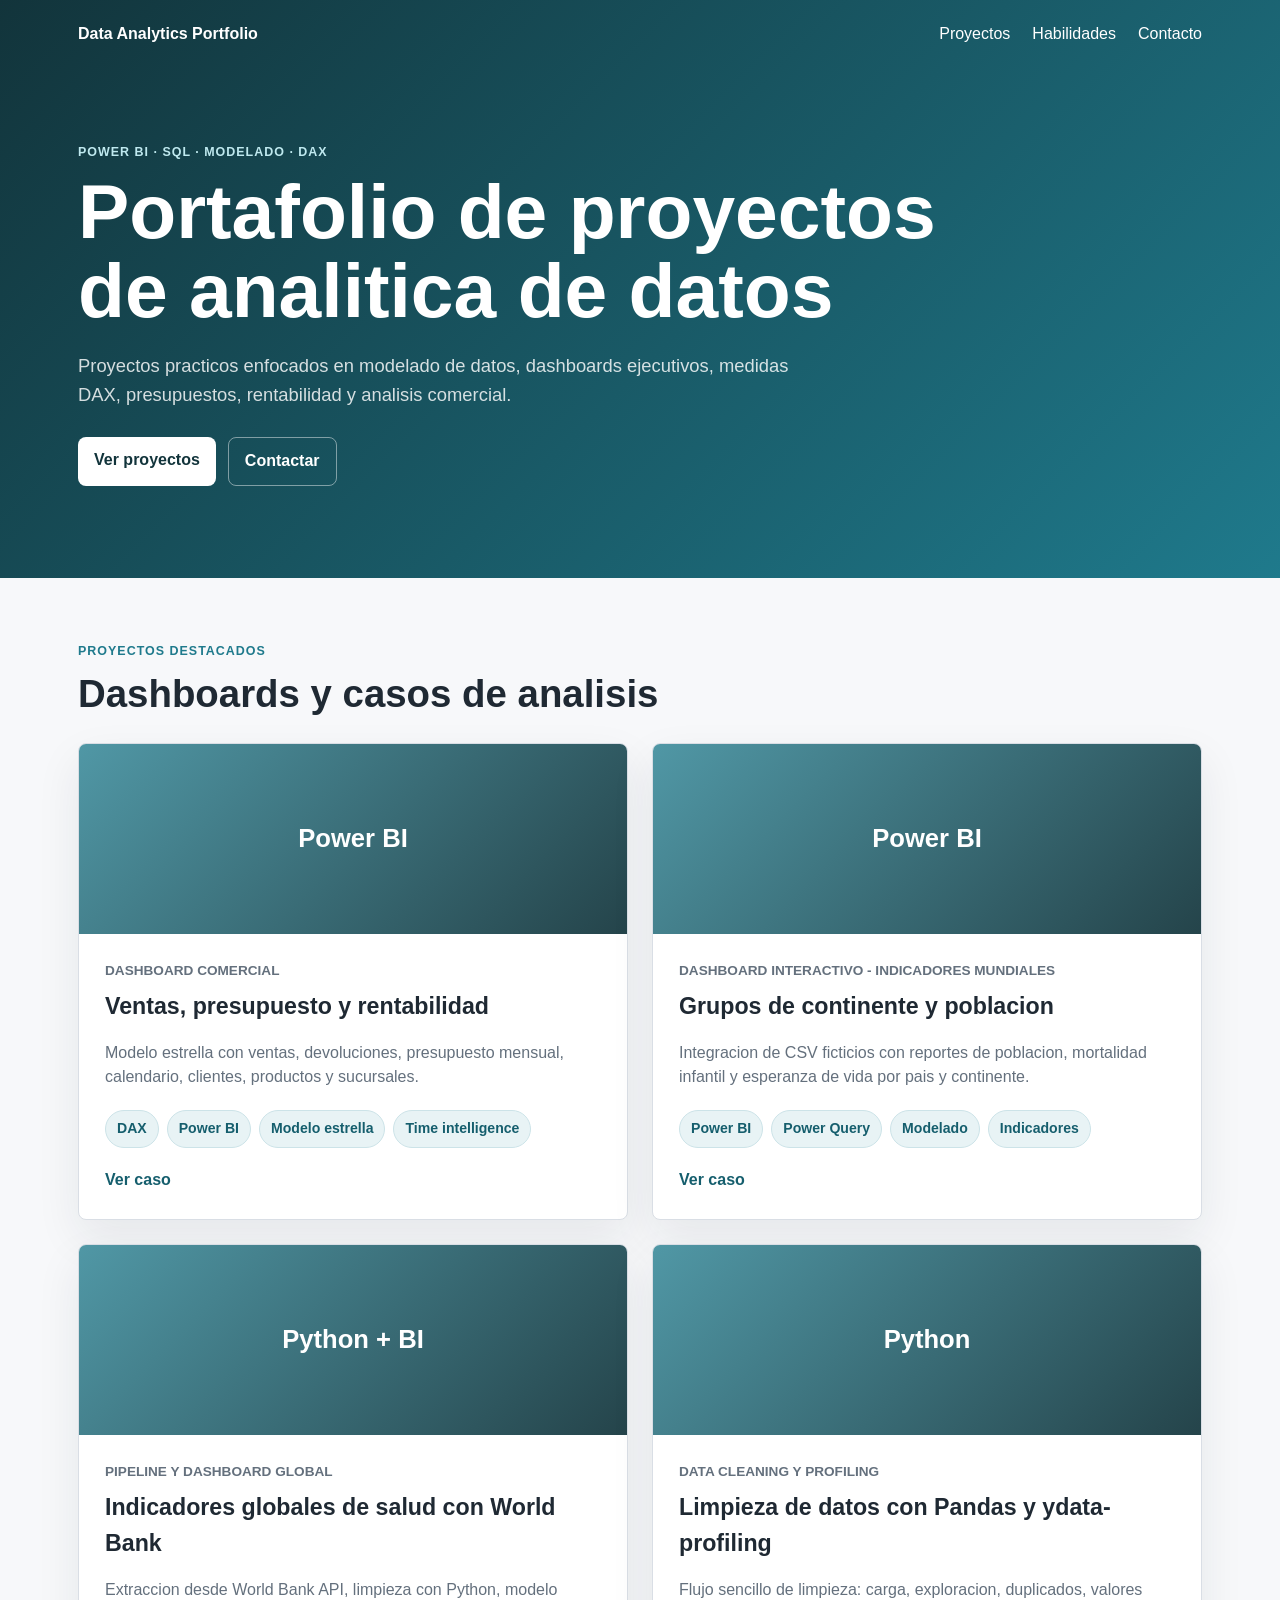
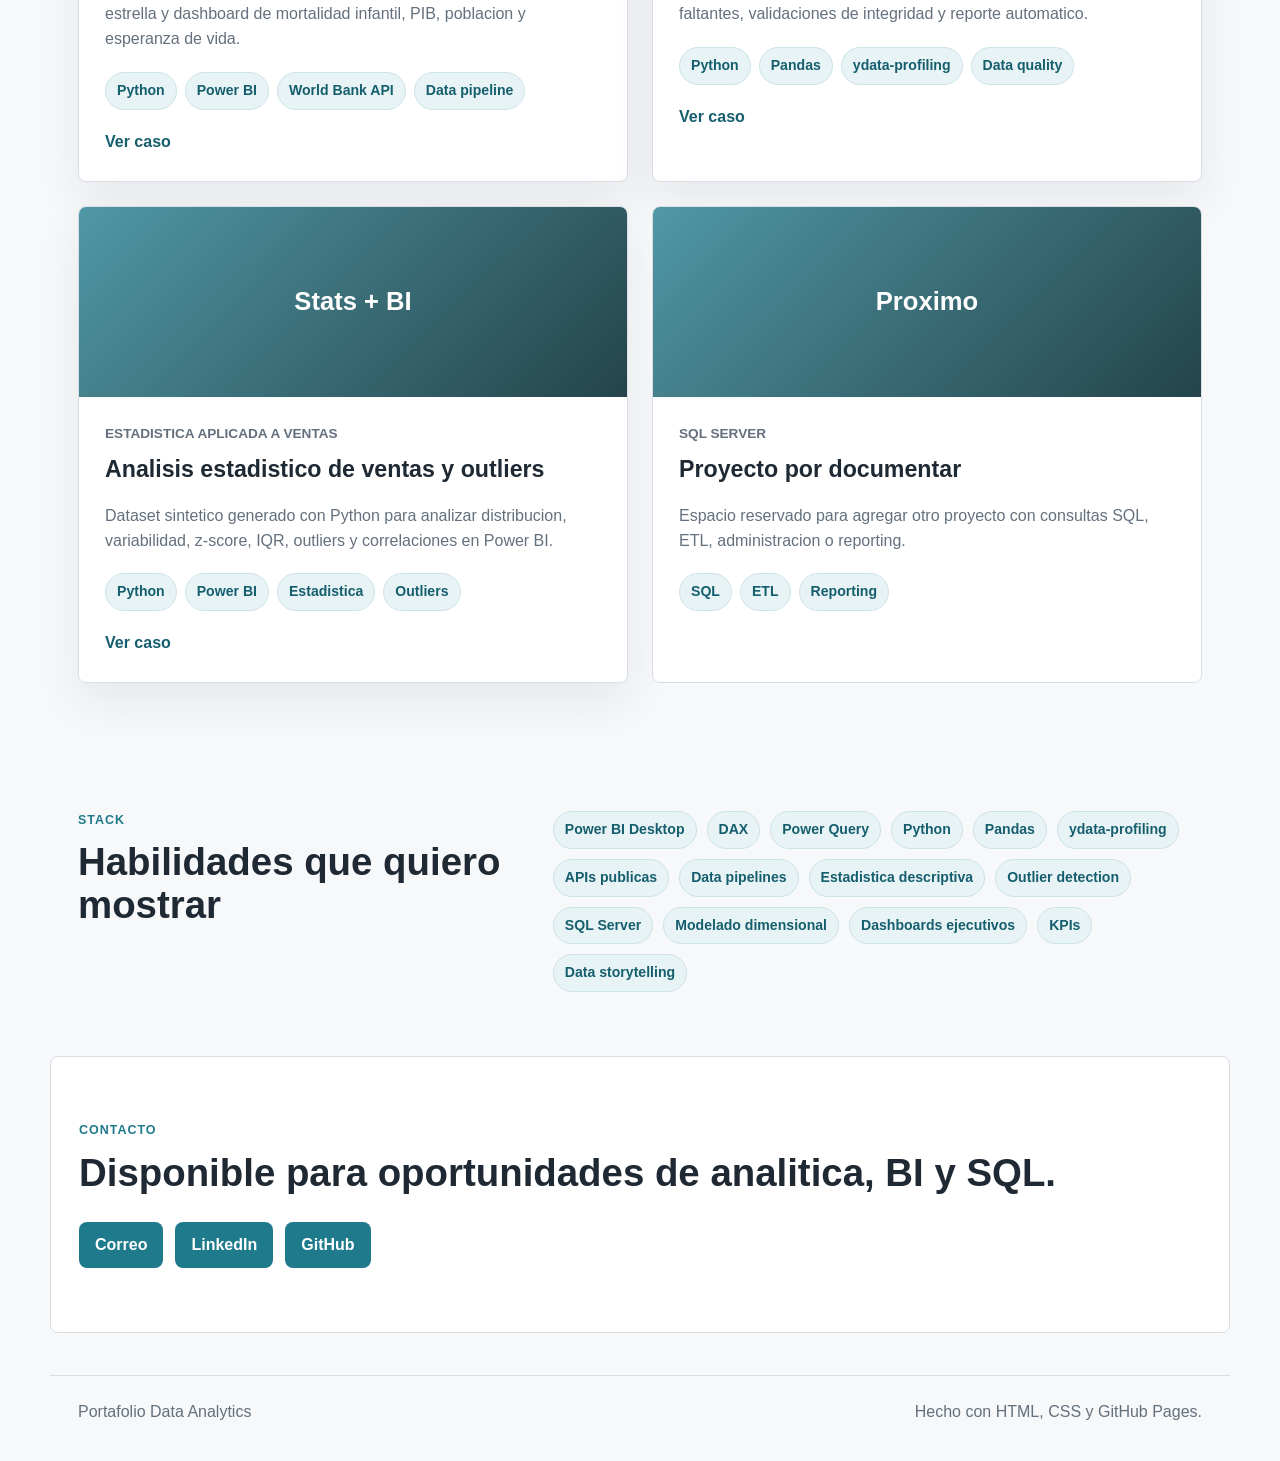
<file: index.html>
<!doctype html>
<html lang="es">
  <head>
    <meta charset="utf-8">
    <meta name="viewport" content="width=device-width, initial-scale=1">
    <title>Portafolio Data Analytics</title>
    <link rel="stylesheet" href="styles.css">
  </head>
  <body>
    <header class="site-header">
      <nav class="nav">
        <a class="brand" href="index.html">Data Analytics Portfolio</a>
        <div class="nav-links">
          <a href="#proyectos">Proyectos</a>
          <a href="#habilidades">Habilidades</a>
          <a href="#contacto">Contacto</a>
        </div>
      </nav>
      <section class="hero">
        <p class="eyebrow">Power BI · SQL · Modelado · DAX</p>
        <h1>Portafolio de proyectos de analitica de datos</h1>
        <p class="hero-copy">
          Proyectos practicos enfocados en modelado de datos, dashboards ejecutivos,
          medidas DAX, presupuestos, rentabilidad y analisis comercial.
        </p>
        <div class="hero-actions">
          <a class="button primary" href="#proyectos">Ver proyectos</a>
          <a class="button secondary" href="mailto:tu_correo@example.com">Contactar</a>
        </div>
      </section>
    </header>

    <main>
      <section class="section" id="proyectos">
        <div class="section-heading">
          <p class="eyebrow">Proyectos destacados</p>
          <h2>Dashboards y casos de analisis</h2>
        </div>

        <div class="project-grid">
          <article class="project-card">
            <div class="project-preview">
              <span>Power BI</span>
            </div>
            <div class="project-content">
              <p class="project-type">Dashboard comercial</p>
              <h3>Ventas, presupuesto y rentabilidad</h3>
              <p>
                Modelo estrella con ventas, devoluciones, presupuesto mensual,
                calendario, clientes, productos y sucursales.
              </p>
              <ul class="tag-list">
                <li>DAX</li>
                <li>Power BI</li>
                <li>Modelo estrella</li>
                <li>Time intelligence</li>
              </ul>
              <a class="text-link" href="projects/powerbi-dax-modelado.html">Ver caso</a>
            </div>
          </article>
		  
          <article class="project-card">
            <div class="project-preview">
              <span>Power BI</span>
            </div>
            <div class="project-content">
              <p class="project-type">Dashboard interactivo - indicadores mundiales</p>
              <h3>Grupos de continente y poblacion</h3>
              <p>
                Integracion de CSV ficticios con reportes de poblacion,
                mortalidad infantil y esperanza de vida por pais y continente.
              </p>
              <ul class="tag-list">
                <li>Power BI</li>
                <li>Power Query</li>
                <li>Modelado</li>
                <li>Indicadores</li>
              </ul>
              <a class="text-link" href="projects/powerbi-indicadores-mundiales.html">Ver caso</a>
            </div>
          </article>

          <article class="project-card">
            <div class="project-preview">
              <span>Python + BI</span>
            </div>
            <div class="project-content">
              <p class="project-type">Pipeline y dashboard global</p>
              <h3>Indicadores globales de salud con World Bank</h3>
              <p>
                Extraccion desde World Bank API, limpieza con Python, modelo estrella
                y dashboard de mortalidad infantil, PIB, poblacion y esperanza de vida.
              </p>
              <ul class="tag-list">
                <li>Python</li>
                <li>Power BI</li>
                <li>World Bank API</li>
                <li>Data pipeline</li>
              </ul>
              <a class="text-link" href="projects/python-worldbank-health.html">Ver caso</a>
            </div>
          </article>

          <article class="project-card">
            <div class="project-preview">
              <span>Python</span>
            </div>
            <div class="project-content">
              <p class="project-type">Data cleaning y profiling</p>
              <h3>Limpieza de datos con Pandas y ydata-profiling</h3>
              <p>
                Flujo sencillo de limpieza: carga, exploracion, duplicados,
                valores faltantes, validaciones de integridad y reporte automatico.
              </p>
              <ul class="tag-list">
                <li>Python</li>
                <li>Pandas</li>
                <li>ydata-profiling</li>
                <li>Data quality</li>
              </ul>
              <a class="text-link" href="projects/python-data-cleaning-ydata.html">Ver caso</a>
            </div>
          </article>

          <article class="project-card">
            <div class="project-preview">
              <span>Stats + BI</span>
            </div>
            <div class="project-content">
              <p class="project-type">Estadistica aplicada a ventas</p>
              <h3>Analisis estadistico de ventas y outliers</h3>
              <p>
                Dataset sintetico generado con Python para analizar distribucion,
                variabilidad, z-score, IQR, outliers y correlaciones en Power BI.
              </p>
              <ul class="tag-list">
                <li>Python</li>
                <li>Power BI</li>
                <li>Estadistica</li>
                <li>Outliers</li>
              </ul>
              <a class="text-link" href="projects/python-sales-statistics-outliers.html">Ver caso</a>
            </div>
          </article>

          <article class="project-card muted">
            <div class="project-preview">
              <span>Proximo</span>
            </div>
            <div class="project-content">
              <p class="project-type">SQL Server</p>
              <h3>Proyecto por documentar</h3>
              <p>
                Espacio reservado para agregar otro proyecto con consultas SQL,
                ETL, administracion o reporting.
              </p>
              <ul class="tag-list">
                <li>SQL</li>
                <li>ETL</li>
                <li>Reporting</li>
              </ul>
            </div>
          </article>
        </div>
      </section>

      <section class="section split" id="habilidades">
        <div>
          <p class="eyebrow">Stack</p>
          <h2>Habilidades que quiero mostrar</h2>
        </div>
        <div class="skills">
          <span>Power BI Desktop</span>
          <span>DAX</span>
          <span>Power Query</span>
          <span>Python</span>
          <span>Pandas</span>
          <span>ydata-profiling</span>
          <span>APIs publicas</span>
          <span>Data pipelines</span>
          <span>Estadistica descriptiva</span>
          <span>Outlier detection</span>
          <span>SQL Server</span>
          <span>Modelado dimensional</span>
          <span>Dashboards ejecutivos</span>
          <span>KPIs</span>
          <span>Data storytelling</span>
        </div>
      </section>

      <section class="section contact" id="contacto">
        <p class="eyebrow">Contacto</p>
        <h2>Disponible para oportunidades de analitica, BI y SQL.</h2>
        <div class="contact-links">
          <a href="mailto:rortizgdba@outlook.es">Correo</a>
          <a href="https://www.linkedin.com/in/ricardo-ortiz-dbagdl/" target="_blank" rel="noreferrer">LinkedIn</a>
          <a href="https://github.com/rortizDBA" target="_blank" rel="noreferrer">GitHub</a>
        </div>
      </section>
    </main>

    <footer class="footer">
      <span>Portafolio Data Analytics</span>
      <span>Hecho con HTML, CSS y GitHub Pages.</span>
    </footer>
  </body>
</html>
</file>
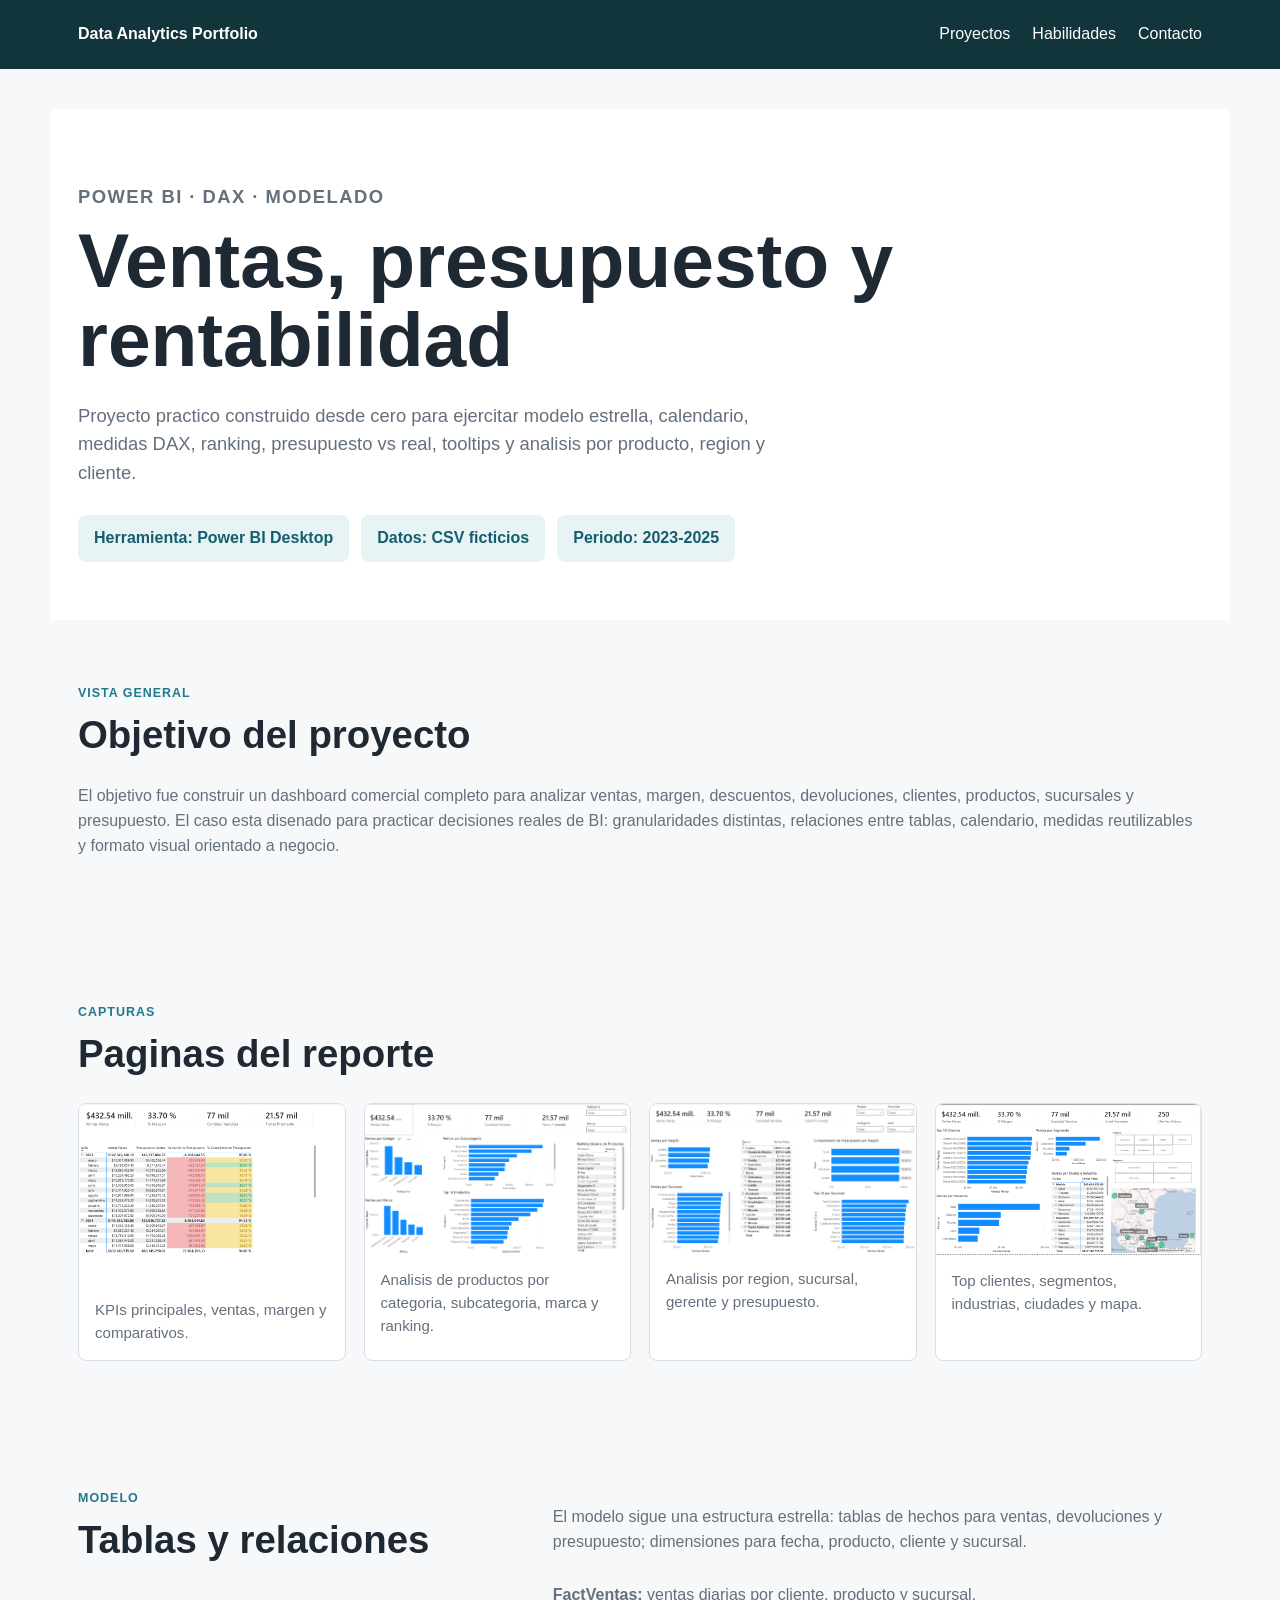
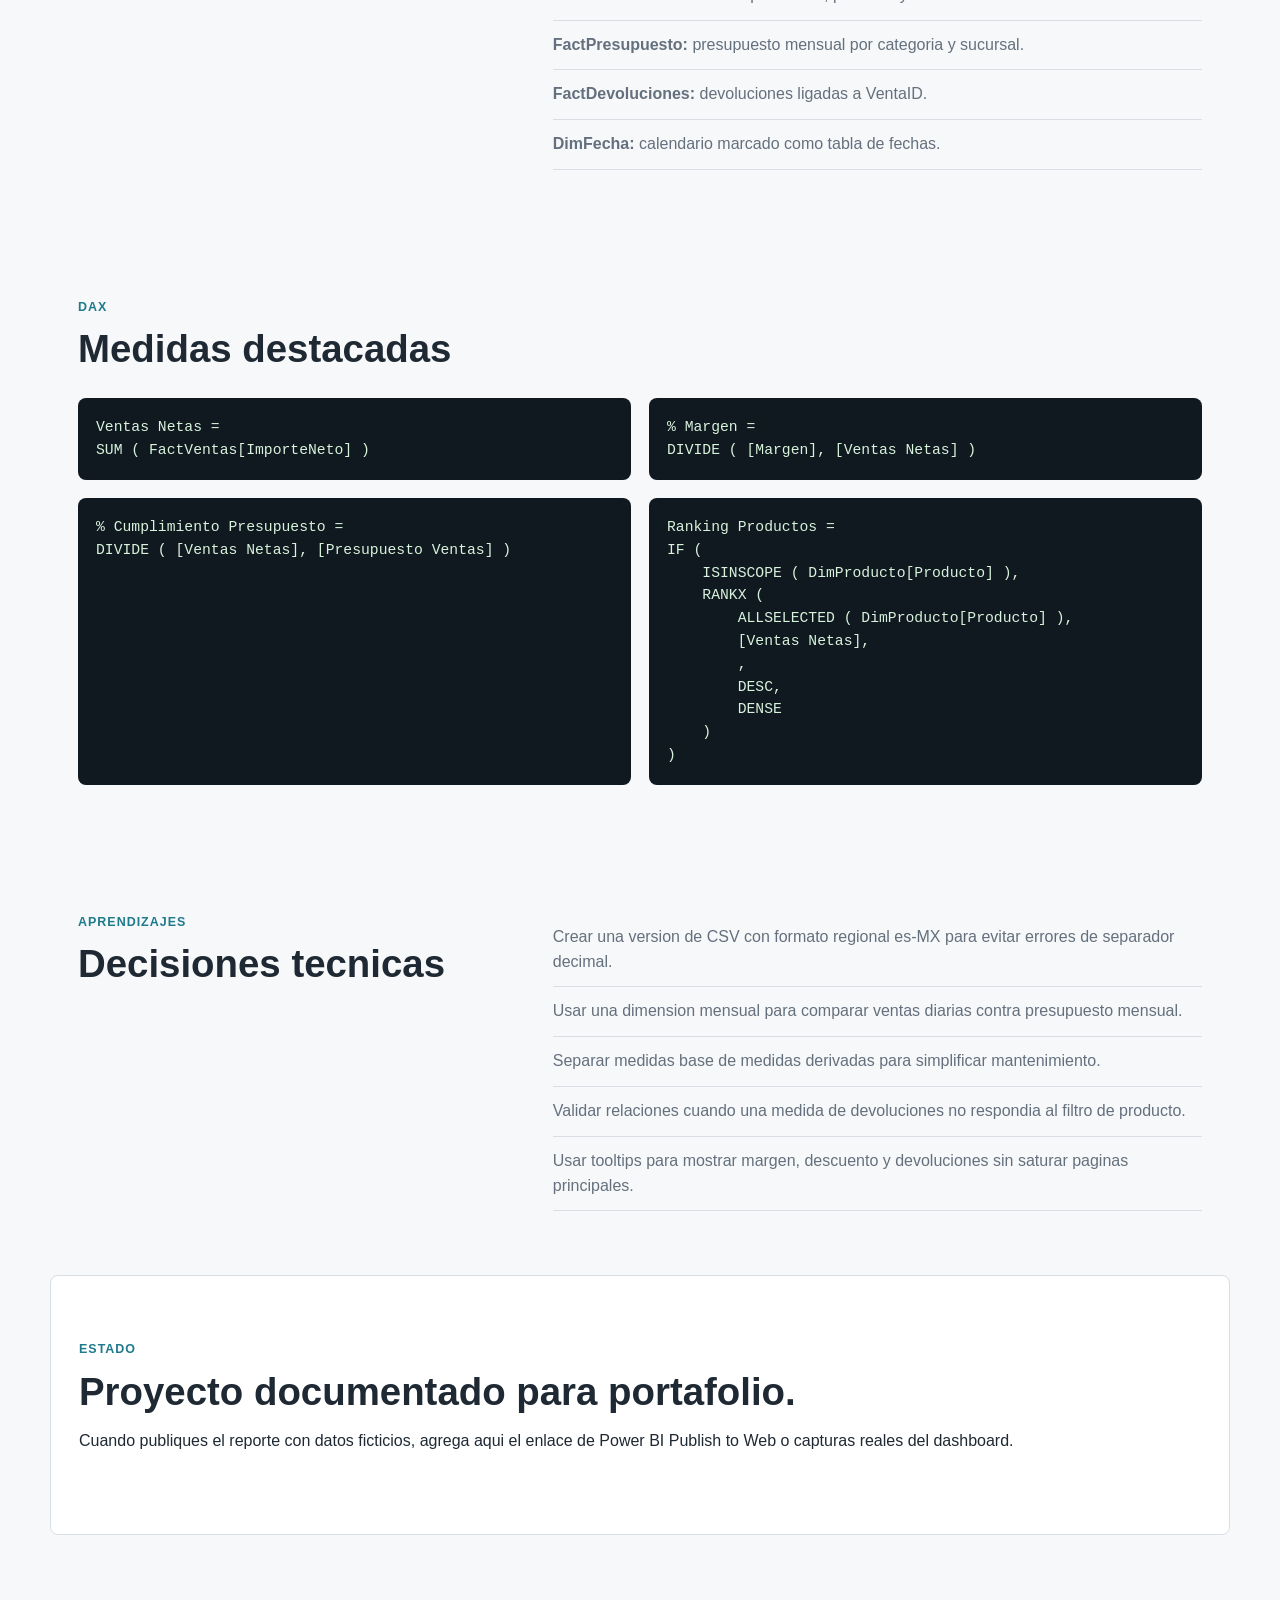
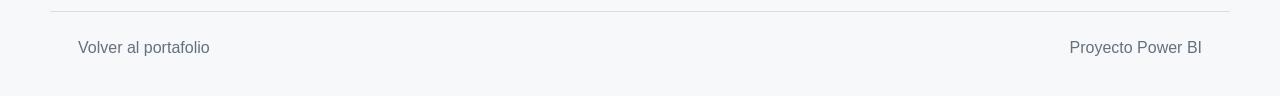
<file: projects/powerbi-dax-modelado.html>
<!doctype html>
<html lang="es">
  <head>
    <meta charset="utf-8">
    <meta name="viewport" content="width=device-width, initial-scale=1">
    <title>Proyecto Power BI | Ventas y Rentabilidad</title>
    <link rel="stylesheet" href="../styles.css">
  </head>
  <body>
    <header class="site-header compact">
      <nav class="nav">
        <a class="brand" href="../index.html">Data Analytics Portfolio</a>
        <div class="nav-links">
          <a href="../index.html#proyectos">Proyectos</a>
          <a href="../index.html#habilidades">Habilidades</a>
          <a href="../index.html#contacto">Contacto</a>
        </div>
      </nav>
    </header>

    <main class="case-study">
      <section class="case-hero">
        <p class="eyebrow">Power BI · DAX · Modelado</p>
        <h1>Ventas, presupuesto y rentabilidad</h1>
        <p>
          Proyecto practico construido desde cero para ejercitar modelo estrella,
          calendario, medidas DAX, ranking, presupuesto vs real, tooltips y analisis
          por producto, region y cliente.
        </p>
        <div class="case-meta">
          <span>Herramienta: Power BI Desktop</span>
          <span>Datos: CSV ficticios</span>
          <span>Periodo: 2023-2025</span>
        </div>
      </section>

      <section class="section">
        <div class="section-heading">
          <p class="eyebrow">Vista general</p>
          <h2>Objetivo del proyecto</h2>
        </div>
        <p class="wide-text">
          El objetivo fue construir un dashboard comercial completo para analizar ventas,
          margen, descuentos, devoluciones, clientes, productos, sucursales y presupuesto.
          El caso esta disenado para practicar decisiones reales de BI: granularidades
          distintas, relaciones entre tablas, calendario, medidas reutilizables y formato
          visual orientado a negocio.
        </p>
      </section>

      <section class="section">
        <div class="section-heading">
          <p class="eyebrow">Capturas</p>
          <h2>Paginas del reporte</h2>
        </div>
        <div class="screenshot-grid">
          <figure class="screenshot-card">
            <img src="../assets/img/powerbi-ejecutivo.png" alt="Dashboard ejecutivo en Power BI">
            <figcaption>KPIs principales, ventas, margen y comparativos.</figcaption>
          </figure>
          <figure class="screenshot-card">
			<img src="../assets/img/powerbi-productos.png" alt="Dashboard de productos en Power BI">
			<figcaption>Analisis de productos por categoria, subcategoria, marca y ranking.</figcaption>
		  </figure>
          <figure class="screenshot-card">
            <img src="../assets/img/powerbi-region.png" alt="Dashboard de ventas por region en Power BI">
            <figcaption>Analisis por region, sucursal, gerente y presupuesto.</figcaption>
          </figure>
          <figure class="screenshot-card">
            <img src="../assets/img/powerbi-clientes.png" alt="Dashboard de clientes en Power BI">
            <figcaption>Top clientes, segmentos, industrias, ciudades y mapa.</figcaption>
          </figure>
        </div>
      </section>

      <section class="section split">
        <div>
          <p class="eyebrow">Modelo</p>
          <h2>Tablas y relaciones</h2>
        </div>
        <div class="content-list">
          <p>
            El modelo sigue una estructura estrella: tablas de hechos para ventas,
            devoluciones y presupuesto; dimensiones para fecha, producto, cliente y
            sucursal.
          </p>
          <ul>
            <li><strong>FactVentas:</strong> ventas diarias por cliente, producto y sucursal.</li>
            <li><strong>FactPresupuesto:</strong> presupuesto mensual por categoria y sucursal.</li>
            <li><strong>FactDevoluciones:</strong> devoluciones ligadas a VentaID.</li>
            <li><strong>DimFecha:</strong> calendario marcado como tabla de fechas.</li>
          </ul>
        </div>
      </section>

      <section class="section">
        <div class="section-heading">
          <p class="eyebrow">DAX</p>
          <h2>Medidas destacadas</h2>
        </div>
        <div class="code-grid">
          <pre><code>Ventas Netas =
SUM ( FactVentas[ImporteNeto] )</code></pre>
          <pre><code>% Margen =
DIVIDE ( [Margen], [Ventas Netas] )</code></pre>
          <pre><code>% Cumplimiento Presupuesto =
DIVIDE ( [Ventas Netas], [Presupuesto Ventas] )</code></pre>
          <pre><code>Ranking Productos =
IF (
    ISINSCOPE ( DimProducto[Producto] ),
    RANKX (
        ALLSELECTED ( DimProducto[Producto] ),
        [Ventas Netas],
        ,
        DESC,
        DENSE
    )
)</code></pre>
        </div>
      </section>

      <section class="section split">
        <div>
          <p class="eyebrow">Aprendizajes</p>
          <h2>Decisiones tecnicas</h2>
        </div>
        <div class="content-list">
          <ul>
            <li>Crear una version de CSV con formato regional es-MX para evitar errores de separador decimal.</li>
            <li>Usar una dimension mensual para comparar ventas diarias contra presupuesto mensual.</li>
            <li>Separar medidas base de medidas derivadas para simplificar mantenimiento.</li>
            <li>Validar relaciones cuando una medida de devoluciones no respondia al filtro de producto.</li>
            <li>Usar tooltips para mostrar margen, descuento y devoluciones sin saturar paginas principales.</li>
          </ul>
        </div>
      </section>

      <section class="section contact">
        <p class="eyebrow">Estado</p>
        <h2>Proyecto documentado para portafolio.</h2>
        <p>
          Cuando publiques el reporte con datos ficticios, agrega aqui el enlace de
          Power BI Publish to Web o capturas reales del dashboard.
        </p>
      </section>
    </main>

    <footer class="footer">
      <span><a href="../index.html">Volver al portafolio</a></span>
      <span>Proyecto Power BI</span>
    </footer>
  </body>
</html>
</file>
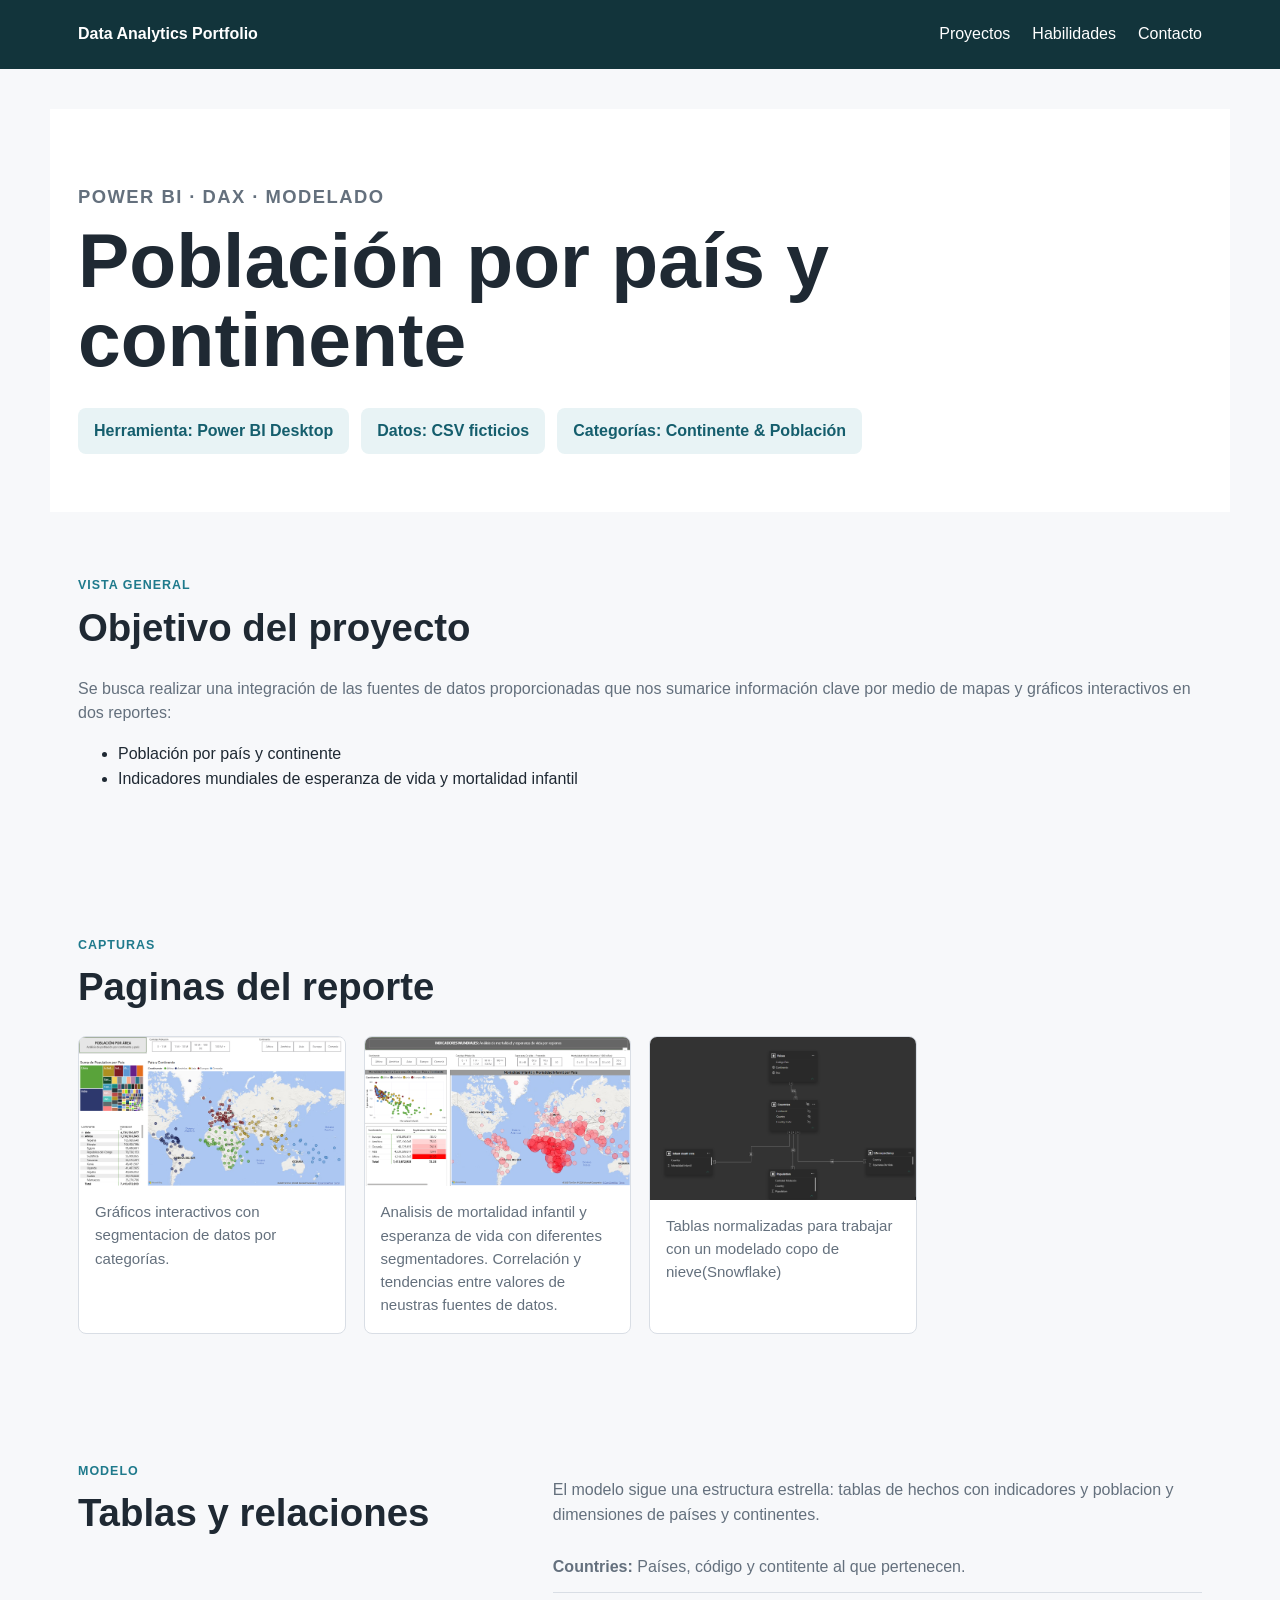
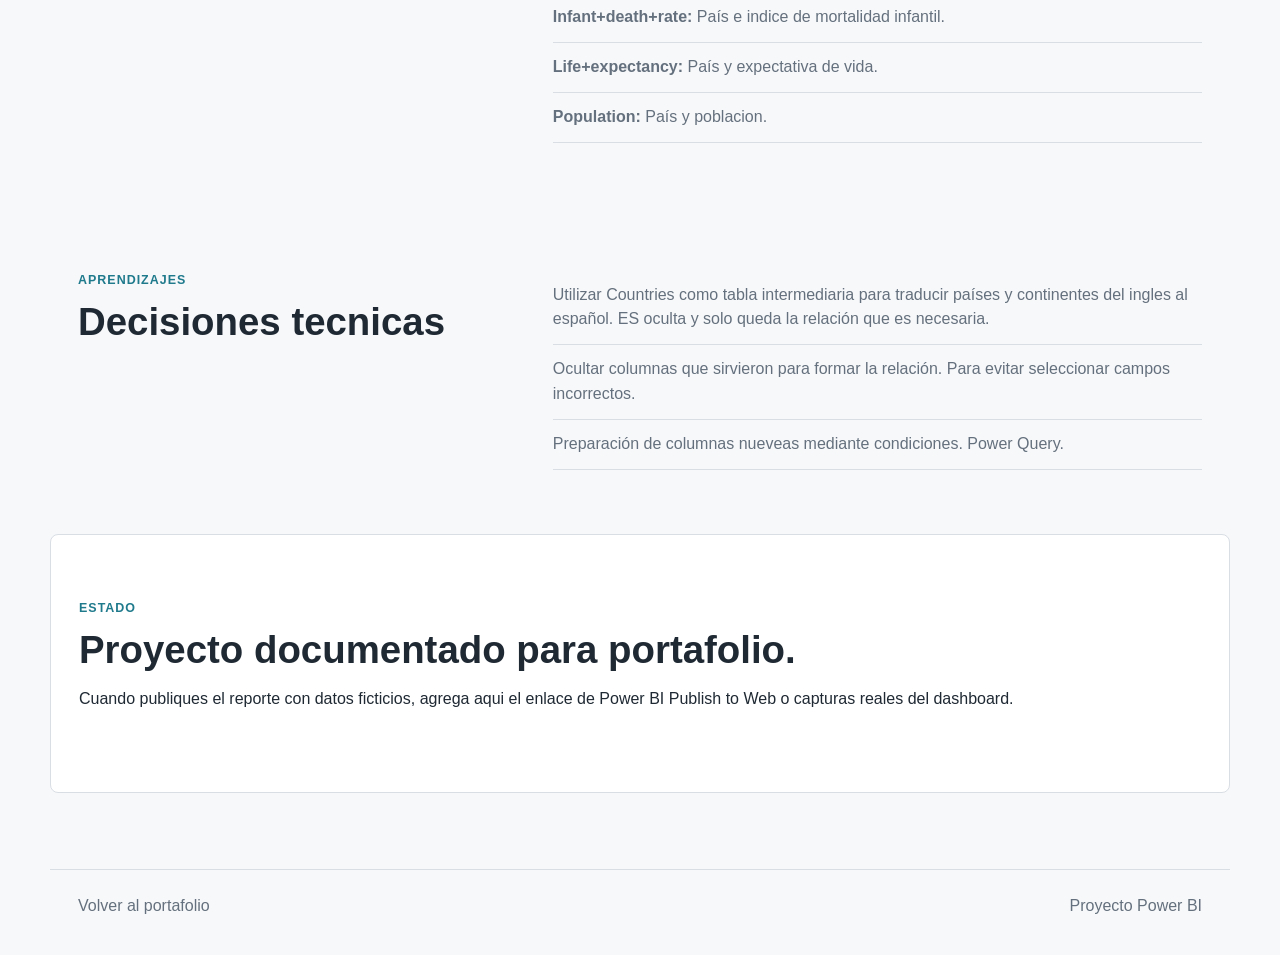
<file: projects/powerbi-indicadores-mundiales.html>
<!doctype html>
<html lang="es">
  <head>
    <meta charset="utf-8">
    <meta name="viewport" content="width=device-width, initial-scale=1">
    <title>Proyecto Power BI | Indicadores Mundiales</title>
    <link rel="stylesheet" href="../styles.css">
  </head>
  <body>
    <header class="site-header compact">
      <nav class="nav">
        <a class="brand" href="../index.html">Data Analytics Portfolio</a>
        <div class="nav-links">
          <a href="../index.html#proyectos">Proyectos</a>
          <a href="../index.html#habilidades">Habilidades</a>
          <a href="../index.html#contacto">Contacto</a>
        </div>
      </nav>
    </header>

    <main class="case-study">
      <section class="case-hero">
        <p class="eyebrow">Power BI · DAX · Modelado</p>
        <h1>Población por país y continente</h1>
        <p>
          
        </p>
        <div class="case-meta">
          <span>Herramienta: Power BI Desktop</span>
          <span>Datos: CSV ficticios</span>
          <span>Categorías: Continente & Población</span>
        </div>
      </section>

      <section class="section">
        <div class="section-heading">
          <p class="eyebrow">Vista general</p>
          <h2>Objetivo del proyecto</h2>
        </div>
        <p class="wide-text">
          Se busca realizar una integración de las fuentes de datos proporcionadas que nos 
		  sumarice información clave por medio de mapas y gráficos interactivos en dos reportes:
		  <ul>
			<li>Población por país y continente</li>
			<li>Indicadores mundiales de esperanza de vida y mortalidad infantil</li>
		  </ul>
        </p>
      </section>

      <section class="section">
        <div class="section-heading">
          <p class="eyebrow">Capturas</p>
          <h2>Paginas del reporte</h2>
        </div>
        <div class="screenshot-grid">
          <figure class="screenshot-card">
            <img src="../assets/img/powerbi-poblacionArea.png" alt="Dashboard ejecutivo en Power BI">
            <figcaption>Gráficos interactivos con segmentacion de datos por categorías. </figcaption>
          </figure>
          <figure class="screenshot-card">
			<img src="../assets/img/powerbi-poblacionMortalidad.png" alt="Dashboard de productos en Power BI">
			<figcaption>Analisis de mortalidad infantil y esperanza de vida con diferentes segmentadores.
			Correlación y tendencias entre valores de neustras fuentes de datos.</figcaption>
		  </figure>
		  <figure class="screenshot-card">
			<img src="../assets/img/powerbi-poblacionModelado.png" alt="Dashboard de productos en Power BI">
			<figcaption>Tablas normalizadas para trabajar con un modelado copo de nieve(Snowflake)</figcaption>
		  </figure>
        </div>
      </section>

      <section class="section split">
        <div>
          <p class="eyebrow">Modelo</p>
          <h2>Tablas y relaciones</h2>
        </div>
        <div class="content-list">
          <p>
            El modelo sigue una estructura estrella: tablas de hechos con indicadores y poblacion y dimensiones de países y continentes.
          </p>
          <ul>
            <li><strong>Countries:</strong> Países, código y contitente al que pertenecen.</li>
            <li><strong>Infant+death+rate:</strong> País e indice de mortalidad infantil.</li>
            <li><strong>Life+expectancy:</strong> País y expectativa de vida.</li>
            <li><strong>Population:</strong> País y poblacion.</li>
          </ul>
        </div>
      </section>


      <section class="section split">
        <div>
          <p class="eyebrow">Aprendizajes</p>
          <h2>Decisiones tecnicas</h2>
        </div>
        <div class="content-list">
          <ul>
            <li>Utilizar Countries como tabla intermediaria  para traducir países y continentes del ingles al español. ES oculta y solo queda la relación que es necesaria.</li>
            <li>Ocultar columnas que sirvieron para formar la relación. Para evitar seleccionar campos incorrectos.</li>
            <li>Preparación de columnas nueveas mediante condiciones. Power Query.</li>
            
          </ul>
        </div>
      </section>

      <section class="section contact">
        <p class="eyebrow">Estado</p>
        <h2>Proyecto documentado para portafolio.</h2>
        <p>
          Cuando publiques el reporte con datos ficticios, agrega aqui el enlace de
          Power BI Publish to Web o capturas reales del dashboard.
        </p>
      </section>
    </main>

    <footer class="footer">
      <span><a href="../index.html">Volver al portafolio</a></span>
      <span>Proyecto Power BI</span>
    </footer>
  </body>
</html>
</file>
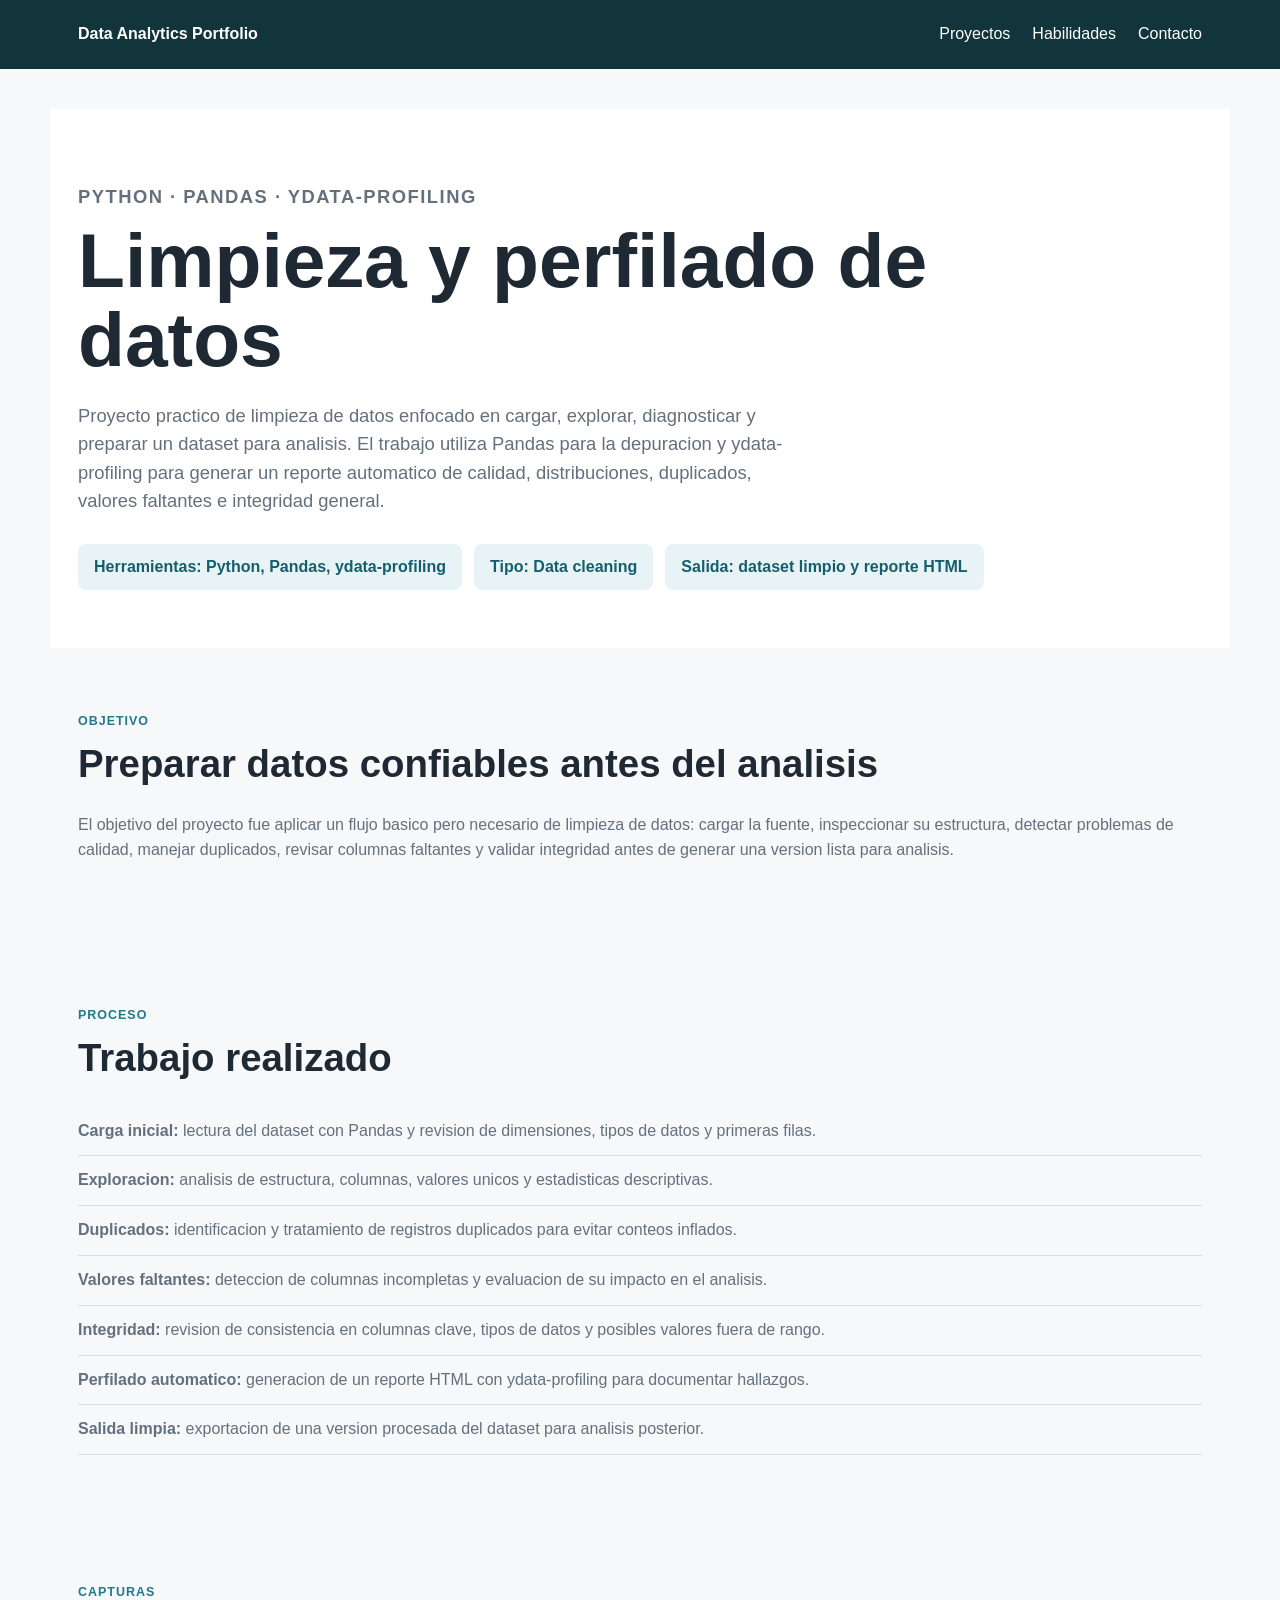
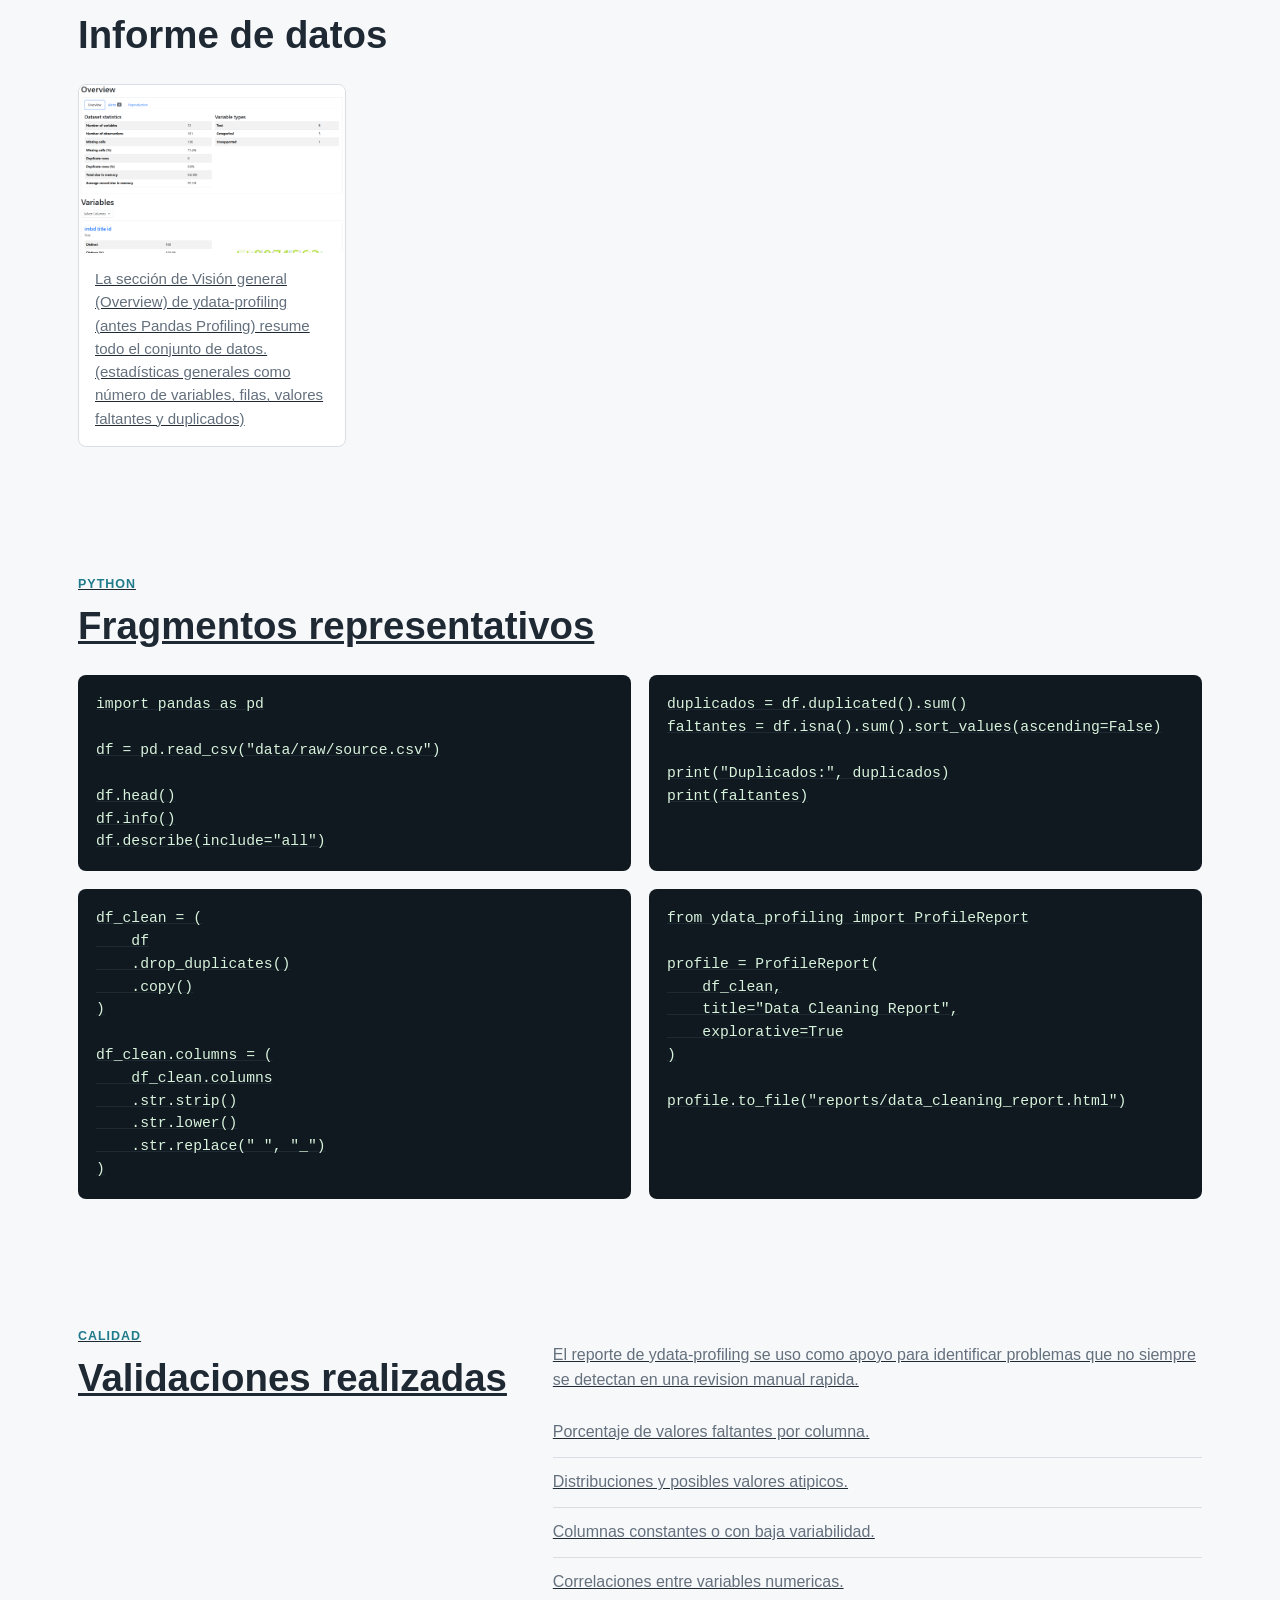
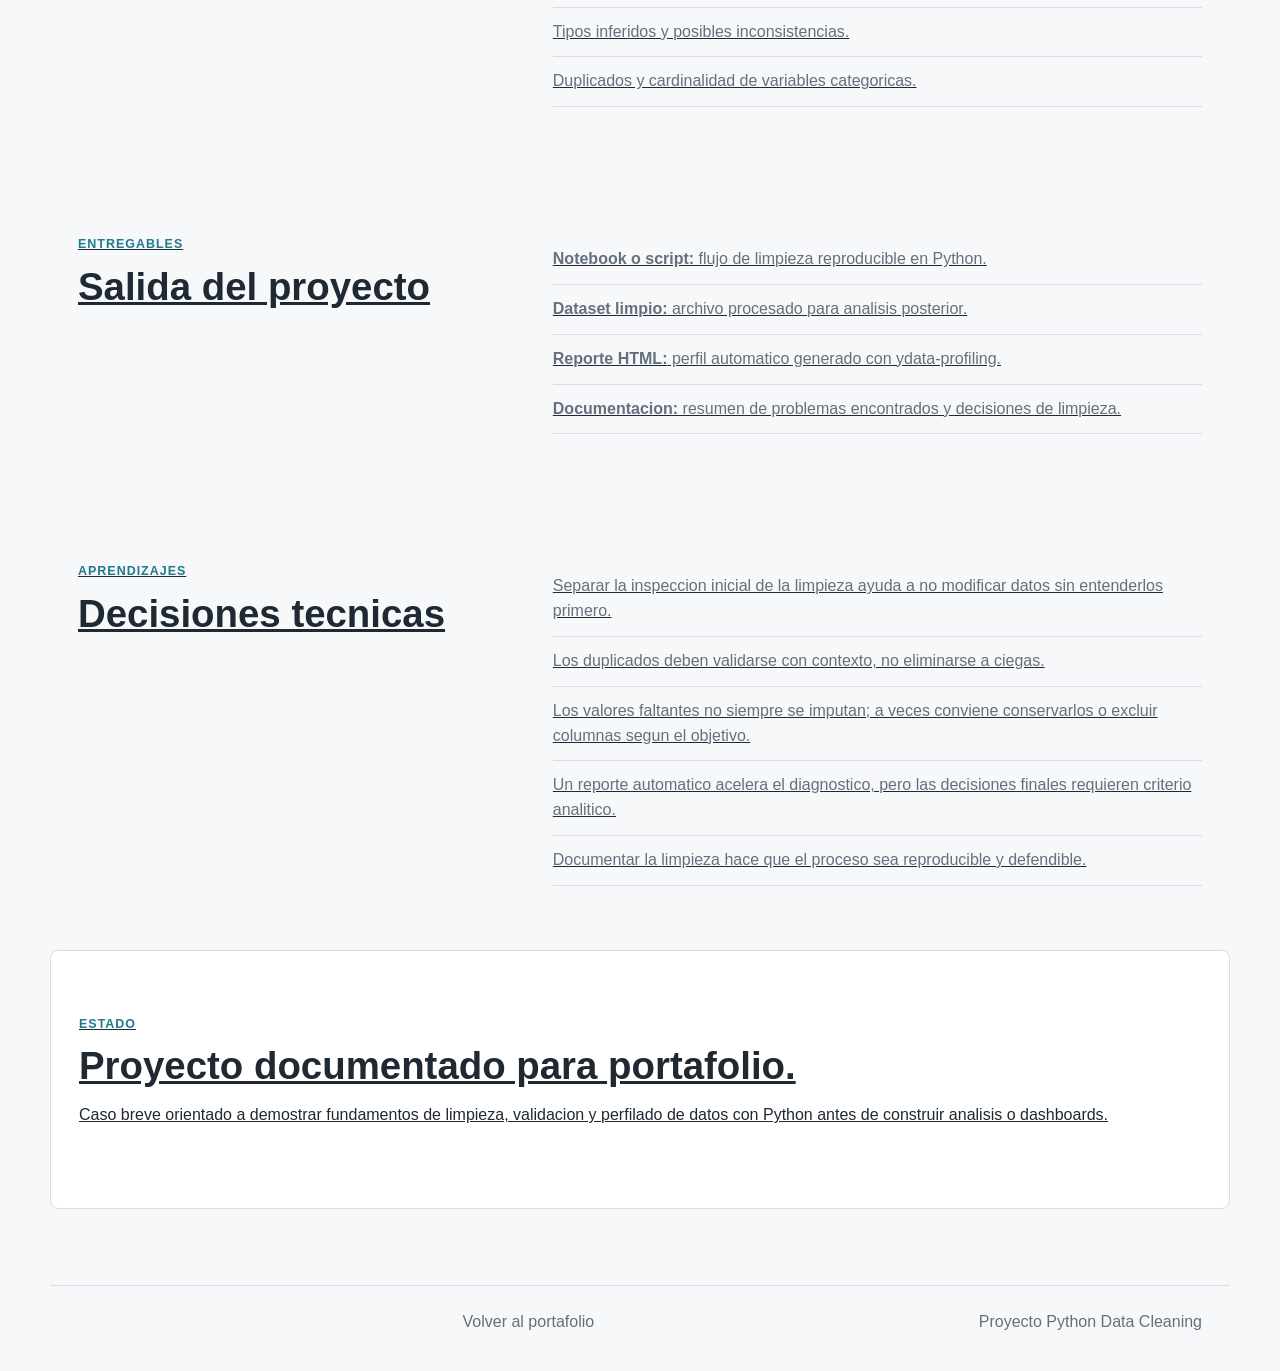
<file: projects/python-data-cleaning-ydata.html>
<!doctype html>
<html lang="es">
  <head>
    <meta charset="utf-8">
    <meta name="viewport" content="width=device-width, initial-scale=1">
    <title>Proyecto Python | Data Cleaning con ydata-profiling</title>
    <link rel="stylesheet" href="../styles.css">
  </head>
  <body>
    <header class="site-header compact">
      <nav class="nav">
        <a class="brand" href="../index.html">Data Analytics Portfolio</a>
        <div class="nav-links">
          <a href="../index.html#proyectos">Proyectos</a>
          <a href="../index.html#habilidades">Habilidades</a>
          <a href="../index.html#contacto">Contacto</a>
        </div>
      </nav>
    </header>

    <main class="case-study">
      <section class="case-hero">
        <p class="eyebrow">Python · Pandas · ydata-profiling</p>
        <h1>Limpieza y perfilado de datos</h1>
        <p>
          Proyecto practico de limpieza de datos enfocado en cargar, explorar,
          diagnosticar y preparar un dataset para analisis. El trabajo utiliza
          Pandas para la depuracion y ydata-profiling para generar un reporte
          automatico de calidad, distribuciones, duplicados, valores faltantes
          e integridad general.
        </p>
        <div class="case-meta">
          <span>Herramientas: Python, Pandas, ydata-profiling</span>
          <span>Tipo: Data cleaning</span>
          <span>Salida: dataset limpio y reporte HTML</span>
        </div>
      </section>

      <section class="section">
        <div class="section-heading">
          <p class="eyebrow">Objetivo</p>
          <h2>Preparar datos confiables antes del analisis</h2>
        </div>
        <p class="wide-text">
          El objetivo del proyecto fue aplicar un flujo basico pero necesario de
          limpieza de datos: cargar la fuente, inspeccionar su estructura, detectar
          problemas de calidad, manejar duplicados, revisar columnas faltantes y
          validar integridad antes de generar una version lista para analisis.
        </p>
      </section>

      <section class="section">
        <div class="section-heading">
          <p class="eyebrow">Proceso</p>
          <h2>Trabajo realizado</h2>
        </div>
        <div class="content-list">
          <ul>
            <li><strong>Carga inicial:</strong> lectura del dataset con Pandas y revision de dimensiones, tipos de datos y primeras filas.</li>
            <li><strong>Exploracion:</strong> analisis de estructura, columnas, valores unicos y estadisticas descriptivas.</li>
            <li><strong>Duplicados:</strong> identificacion y tratamiento de registros duplicados para evitar conteos inflados.</li>
            <li><strong>Valores faltantes:</strong> deteccion de columnas incompletas y evaluacion de su impacto en el analisis.</li>
            <li><strong>Integridad:</strong> revision de consistencia en columnas clave, tipos de datos y posibles valores fuera de rango.</li>
            <li><strong>Perfilado automatico:</strong> generacion de un reporte HTML con ydata-profiling para documentar hallazgos.</li>
            <li><strong>Salida limpia:</strong> exportacion de una version procesada del dataset para analisis posterior.</li>
          </ul>
        </div>
      </section>
	  <section class="section">
        <div class="section-heading">
          <p class="eyebrow">Capturas</p>
          <h2>Informe de datos</h2>
        </div>
        <div class="screenshot-grid">
          <figure class="screenshot-card">
			<a href="../assets/IMDB_dataset_report.html" target="_blank" rel="noopener noreferrer">
            <img src="../assets/img/ProfilingReport_Overview.png" alt="Overview del Informe general de datos">
            <figcaption>
              La sección de Visión general (Overview) de ydata-profiling (antes Pandas Profiling) resume todo el conjunto de datos. (estadísticas generales como número de variables, filas, valores faltantes y duplicados)
            </figcaption>
          </figure>
        </div>
      </section>

      <section class="section">
        <div class="section-heading">
          <p class="eyebrow">Python</p>
          <h2>Fragmentos representativos</h2>
        </div>
        <div class="code-grid">
          <pre><code>import pandas as pd

df = pd.read_csv("data/raw/source.csv")

df.head()
df.info()
df.describe(include="all")</code></pre>
          <pre><code>duplicados = df.duplicated().sum()
faltantes = df.isna().sum().sort_values(ascending=False)

print("Duplicados:", duplicados)
print(faltantes)</code></pre>
          <pre><code>df_clean = (
    df
    .drop_duplicates()
    .copy()
)

df_clean.columns = (
    df_clean.columns
    .str.strip()
    .str.lower()
    .str.replace(" ", "_")
)</code></pre>
          <pre><code>from ydata_profiling import ProfileReport

profile = ProfileReport(
    df_clean,
    title="Data Cleaning Report",
    explorative=True
)

profile.to_file("reports/data_cleaning_report.html")</code></pre>
        </div>
      </section>

      <section class="section split">
        <div>
          <p class="eyebrow">Calidad</p>
          <h2>Validaciones realizadas</h2>
        </div>
        <div class="content-list">
          <p>
            El reporte de ydata-profiling se uso como apoyo para identificar problemas
            que no siempre se detectan en una revision manual rapida.
          </p>
          <ul>
            <li>Porcentaje de valores faltantes por columna.</li>
            <li>Distribuciones y posibles valores atipicos.</li>
            <li>Columnas constantes o con baja variabilidad.</li>
            <li>Correlaciones entre variables numericas.</li>
            <li>Tipos inferidos y posibles inconsistencias.</li>
            <li>Duplicados y cardinalidad de variables categoricas.</li>
          </ul>
        </div>
      </section>

      <section class="section split">
        <div>
          <p class="eyebrow">Entregables</p>
          <h2>Salida del proyecto</h2>
        </div>
        <div class="content-list">
          <ul>
            <li><strong>Notebook o script:</strong> flujo de limpieza reproducible en Python.</li>
            <li><strong>Dataset limpio:</strong> archivo procesado para analisis posterior.</li>
            <li><strong>Reporte HTML:</strong> perfil automatico generado con ydata-profiling.</li>
            <li><strong>Documentacion:</strong> resumen de problemas encontrados y decisiones de limpieza.</li>
          </ul>
        </div>
      </section>

      <section class="section split">
        <div>
          <p class="eyebrow">Aprendizajes</p>
          <h2>Decisiones tecnicas</h2>
        </div>
        <div class="content-list">
          <ul>
            <li>Separar la inspeccion inicial de la limpieza ayuda a no modificar datos sin entenderlos primero.</li>
            <li>Los duplicados deben validarse con contexto, no eliminarse a ciegas.</li>
            <li>Los valores faltantes no siempre se imputan; a veces conviene conservarlos o excluir columnas segun el objetivo.</li>
            <li>Un reporte automatico acelera el diagnostico, pero las decisiones finales requieren criterio analitico.</li>
            <li>Documentar la limpieza hace que el proceso sea reproducible y defendible.</li>
          </ul>
        </div>
      </section>

      <section class="section contact">
        <p class="eyebrow">Estado</p>
        <h2>Proyecto documentado para portafolio.</h2>
        <p>
          Caso breve orientado a demostrar fundamentos de limpieza, validacion y
          perfilado de datos con Python antes de construir analisis o dashboards.
        </p>
      </section>
    </main>

    <footer class="footer">
      <span><a href="../index.html">Volver al portafolio</a></span>
      <span>Proyecto Python Data Cleaning</span>
    </footer>
  </body>
</html>
</file>
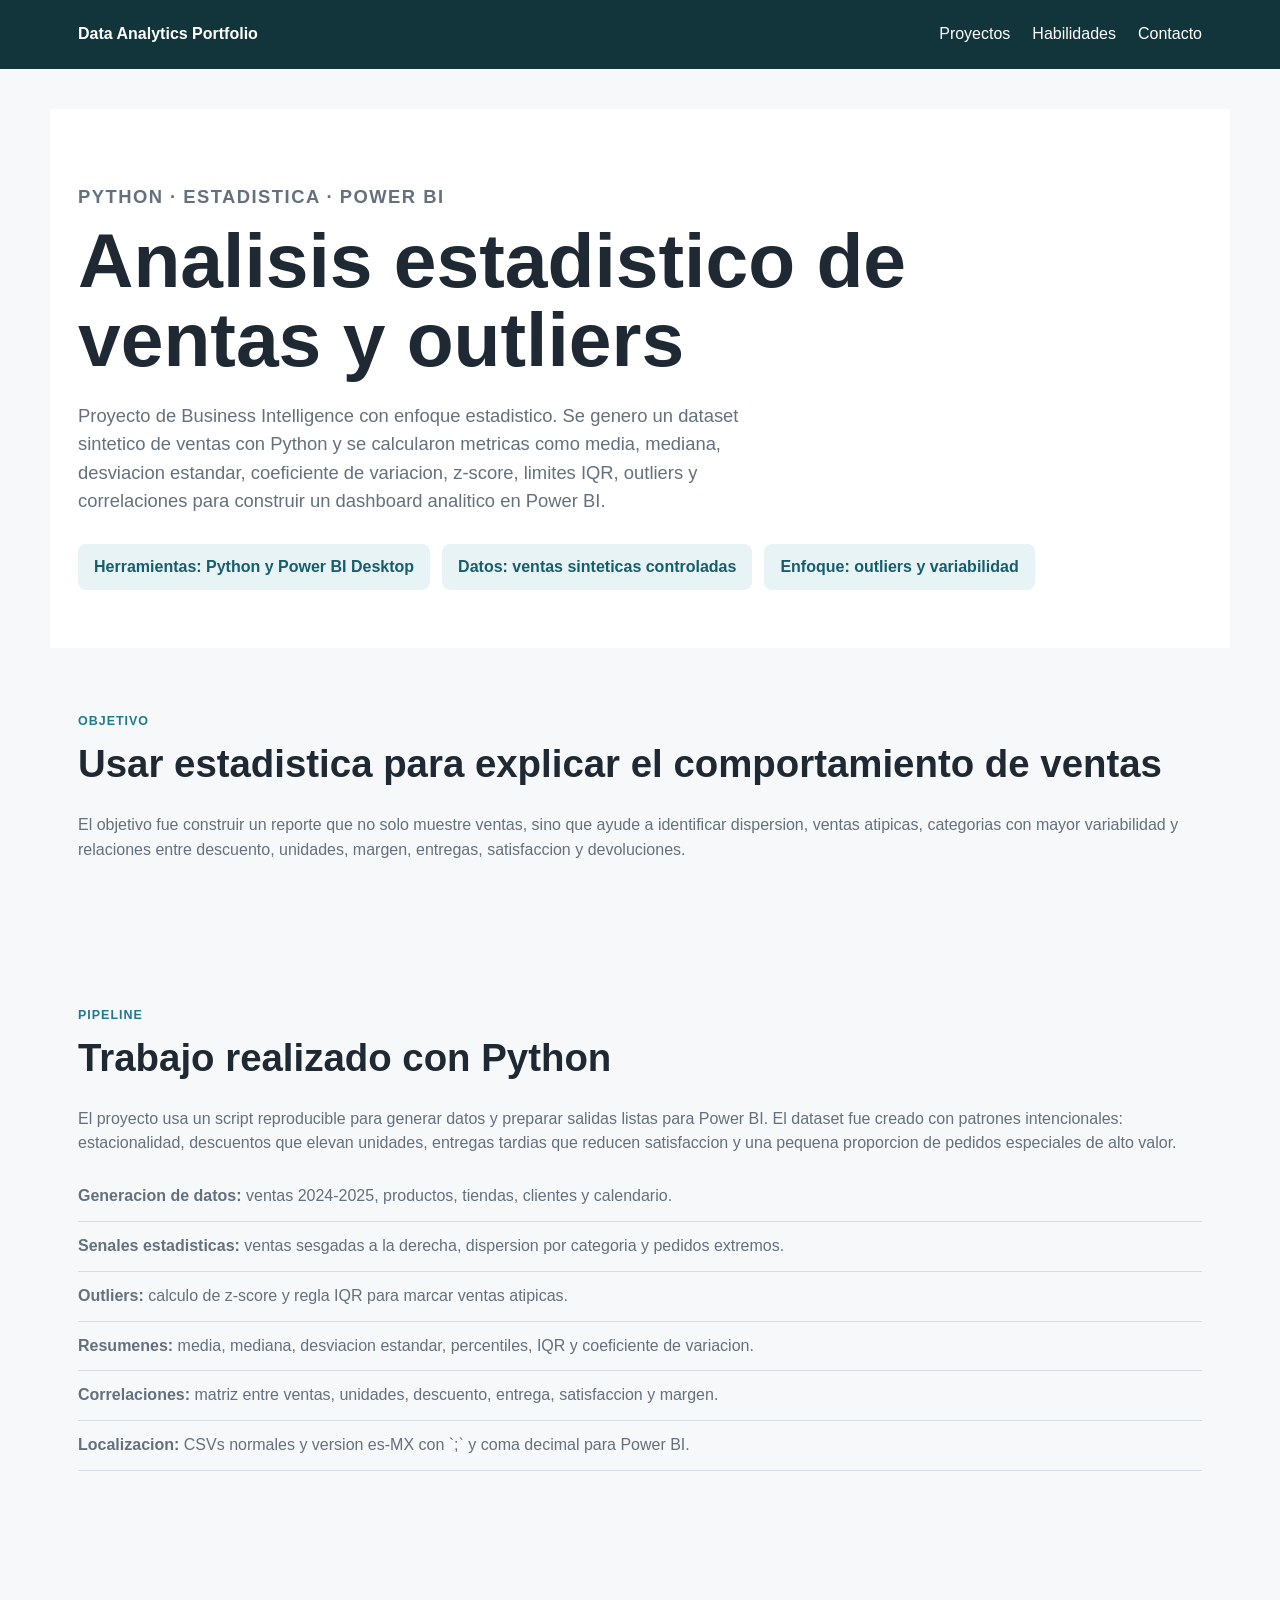
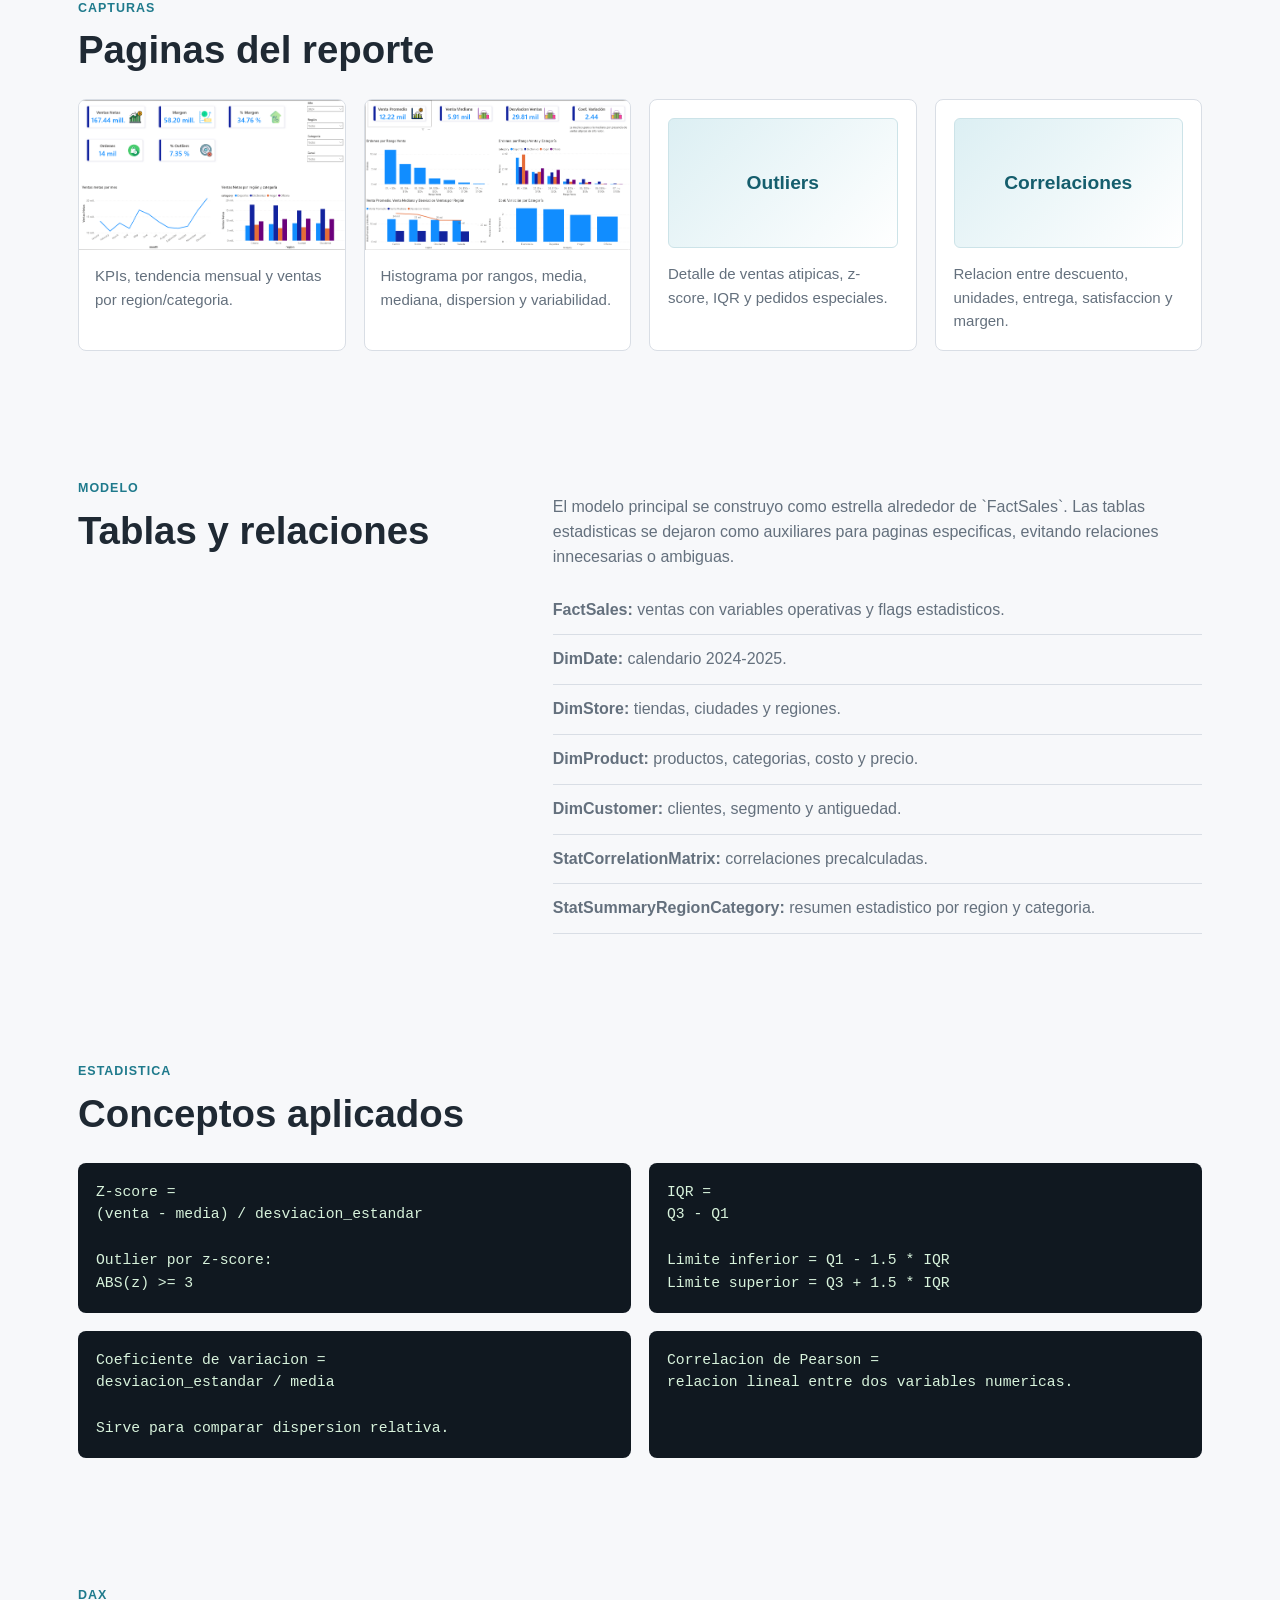
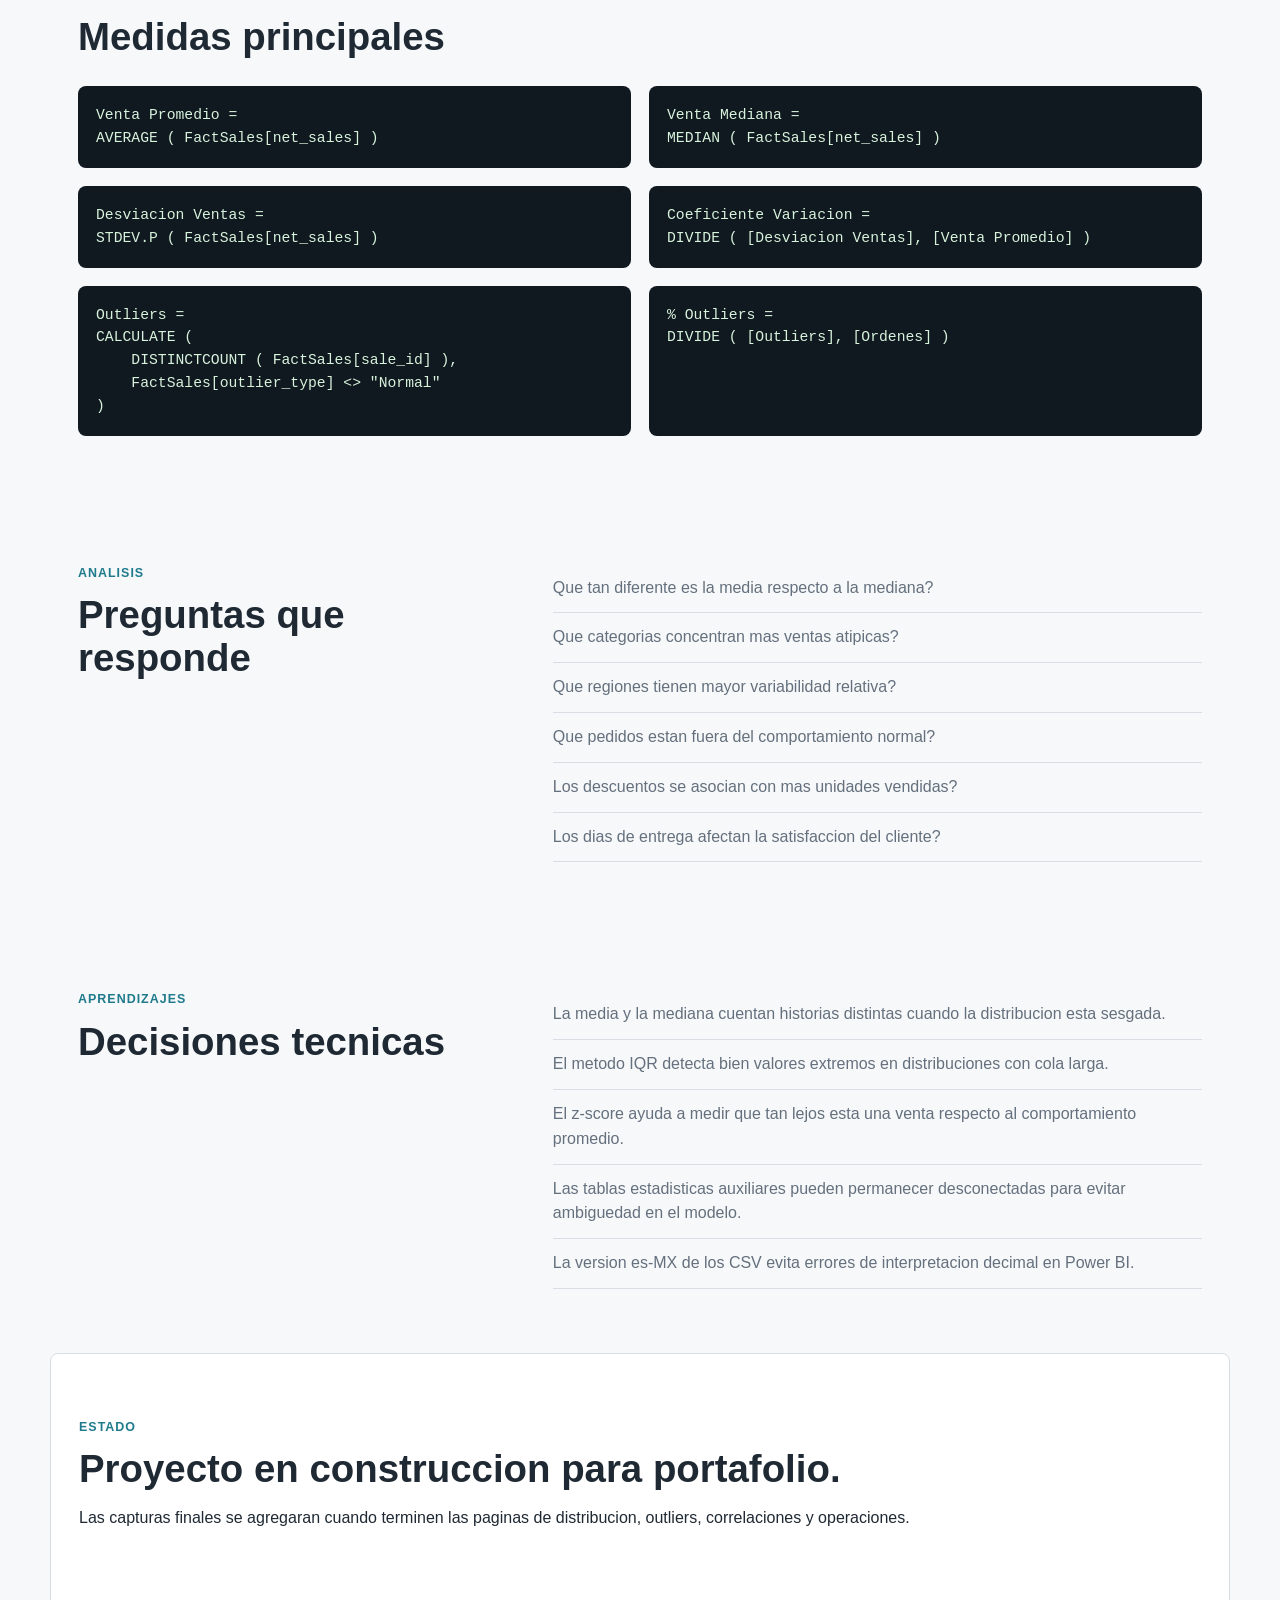
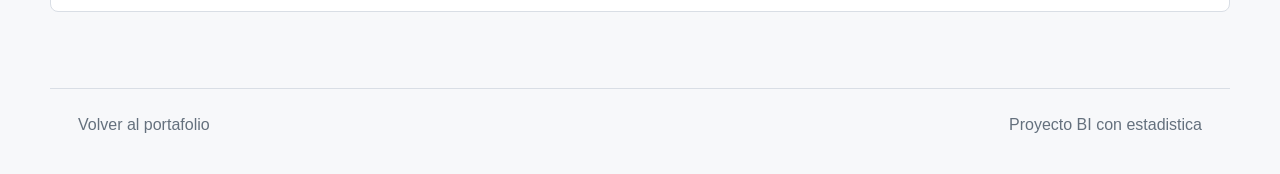
<file: projects/python-sales-statistics-outliers.html>
<!doctype html>
<html lang="es">
  <head>
    <meta charset="utf-8">
    <meta name="viewport" content="width=device-width, initial-scale=1">
    <title>Proyecto BI | Analisis estadistico de ventas y outliers</title>
    <link rel="stylesheet" href="../styles.css">
  </head>
  <body>
    <header class="site-header compact">
      <nav class="nav">
        <a class="brand" href="../index.html">Data Analytics Portfolio</a>
        <div class="nav-links">
          <a href="../index.html#proyectos">Proyectos</a>
          <a href="../index.html#habilidades">Habilidades</a>
          <a href="../index.html#contacto">Contacto</a>
        </div>
      </nav>
    </header>

    <main class="case-study">
      <section class="case-hero">
        <p class="eyebrow">Python · Estadistica · Power BI</p>
        <h1>Analisis estadistico de ventas y outliers</h1>
        <p>
          Proyecto de Business Intelligence con enfoque estadistico. Se genero un
          dataset sintetico de ventas con Python y se calcularon metricas como media,
          mediana, desviacion estandar, coeficiente de variacion, z-score, limites IQR,
          outliers y correlaciones para construir un dashboard analitico en Power BI.
        </p>
        <div class="case-meta">
          <span>Herramientas: Python y Power BI Desktop</span>
          <span>Datos: ventas sinteticas controladas</span>
          <span>Enfoque: outliers y variabilidad</span>
        </div>
      </section>

      <section class="section">
        <div class="section-heading">
          <p class="eyebrow">Objetivo</p>
          <h2>Usar estadistica para explicar el comportamiento de ventas</h2>
        </div>
        <p class="wide-text">
          El objetivo fue construir un reporte que no solo muestre ventas, sino que
          ayude a identificar dispersion, ventas atipicas, categorias con mayor
          variabilidad y relaciones entre descuento, unidades, margen, entregas,
          satisfaccion y devoluciones.
        </p>
      </section>

      <section class="section">
        <div class="section-heading">
          <p class="eyebrow">Pipeline</p>
          <h2>Trabajo realizado con Python</h2>
        </div>
        <div class="content-list">
          <p>
            El proyecto usa un script reproducible para generar datos y preparar salidas
            listas para Power BI. El dataset fue creado con patrones intencionales:
            estacionalidad, descuentos que elevan unidades, entregas tardias que reducen
            satisfaccion y una pequena proporcion de pedidos especiales de alto valor.
          </p>
          <ul>
            <li><strong>Generacion de datos:</strong> ventas 2024-2025, productos, tiendas, clientes y calendario.</li>
            <li><strong>Senales estadisticas:</strong> ventas sesgadas a la derecha, dispersion por categoria y pedidos extremos.</li>
            <li><strong>Outliers:</strong> calculo de z-score y regla IQR para marcar ventas atipicas.</li>
            <li><strong>Resumenes:</strong> media, mediana, desviacion estandar, percentiles, IQR y coeficiente de variacion.</li>
            <li><strong>Correlaciones:</strong> matriz entre ventas, unidades, descuento, entrega, satisfaccion y margen.</li>
            <li><strong>Localizacion:</strong> CSVs normales y version es-MX con `;` y coma decimal para Power BI.</li>
          </ul>
        </div>
      </section>

      <section class="section">
        <div class="section-heading">
          <p class="eyebrow">Capturas</p>
          <h2>Paginas del reporte</h2>
        </div>
        <div class="screenshot-grid">
          <figure class="screenshot-card">
			<img src="../assets/img/salesStatistics_kpis.png" alt="Dashboard de poblacion por pais y continente">
            <figcaption>KPIs, tendencia mensual y ventas por region/categoria.</figcaption>
          </figure>
          <figure class="screenshot-card">
            <img src="../assets/img/salesStatistics_dist.png" alt="Dashboard de poblacion por pais y continente">
            <figcaption>Histograma por rangos, media, mediana, dispersion y variabilidad.</figcaption>
          </figure>
          <figure class="screenshot-placeholder">
            <span>Outliers</span>
            <figcaption>Detalle de ventas atipicas, z-score, IQR y pedidos especiales.</figcaption>
          </figure>
          <figure class="screenshot-placeholder">
            <span>Correlaciones</span>
            <figcaption>Relacion entre descuento, unidades, entrega, satisfaccion y margen.</figcaption>
          </figure>
        </div>
      </section>

      <section class="section split">
        <div>
          <p class="eyebrow">Modelo</p>
          <h2>Tablas y relaciones</h2>
        </div>
        <div class="content-list">
          <p>
            El modelo principal se construyo como estrella alrededor de `FactSales`.
            Las tablas estadisticas se dejaron como auxiliares para paginas especificas,
            evitando relaciones innecesarias o ambiguas.
          </p>
          <ul>
            <li><strong>FactSales:</strong> ventas con variables operativas y flags estadisticos.</li>
            <li><strong>DimDate:</strong> calendario 2024-2025.</li>
            <li><strong>DimStore:</strong> tiendas, ciudades y regiones.</li>
            <li><strong>DimProduct:</strong> productos, categorias, costo y precio.</li>
            <li><strong>DimCustomer:</strong> clientes, segmento y antiguedad.</li>
            <li><strong>StatCorrelationMatrix:</strong> correlaciones precalculadas.</li>
            <li><strong>StatSummaryRegionCategory:</strong> resumen estadistico por region y categoria.</li>
          </ul>
        </div>
      </section>

      <section class="section">
        <div class="section-heading">
          <p class="eyebrow">Estadistica</p>
          <h2>Conceptos aplicados</h2>
        </div>
        <div class="code-grid">
          <pre><code>Z-score =
(venta - media) / desviacion_estandar

Outlier por z-score:
ABS(z) >= 3</code></pre>
          <pre><code>IQR =
Q3 - Q1

Limite inferior = Q1 - 1.5 * IQR
Limite superior = Q3 + 1.5 * IQR</code></pre>
          <pre><code>Coeficiente de variacion =
desviacion_estandar / media

Sirve para comparar dispersion relativa.</code></pre>
          <pre><code>Correlacion de Pearson =
relacion lineal entre dos variables numericas.</code></pre>
        </div>
      </section>

      <section class="section">
        <div class="section-heading">
          <p class="eyebrow">DAX</p>
          <h2>Medidas principales</h2>
        </div>
        <div class="code-grid">
          <pre><code>Venta Promedio =
AVERAGE ( FactSales[net_sales] )</code></pre>
          <pre><code>Venta Mediana =
MEDIAN ( FactSales[net_sales] )</code></pre>
          <pre><code>Desviacion Ventas =
STDEV.P ( FactSales[net_sales] )</code></pre>
          <pre><code>Coeficiente Variacion =
DIVIDE ( [Desviacion Ventas], [Venta Promedio] )</code></pre>
          <pre><code>Outliers =
CALCULATE (
    DISTINCTCOUNT ( FactSales[sale_id] ),
    FactSales[outlier_type] <> "Normal"
)</code></pre>
          <pre><code>% Outliers =
DIVIDE ( [Outliers], [Ordenes] )</code></pre>
        </div>
      </section>

      <section class="section split">
        <div>
          <p class="eyebrow">Analisis</p>
          <h2>Preguntas que responde</h2>
        </div>
        <div class="content-list">
          <ul>
            <li>Que tan diferente es la media respecto a la mediana?</li>
            <li>Que categorias concentran mas ventas atipicas?</li>
            <li>Que regiones tienen mayor variabilidad relativa?</li>
            <li>Que pedidos estan fuera del comportamiento normal?</li>
            <li>Los descuentos se asocian con mas unidades vendidas?</li>
            <li>Los dias de entrega afectan la satisfaccion del cliente?</li>
          </ul>
        </div>
      </section>

      <section class="section split">
        <div>
          <p class="eyebrow">Aprendizajes</p>
          <h2>Decisiones tecnicas</h2>
        </div>
        <div class="content-list">
          <ul>
            <li>La media y la mediana cuentan historias distintas cuando la distribucion esta sesgada.</li>
            <li>El metodo IQR detecta bien valores extremos en distribuciones con cola larga.</li>
            <li>El z-score ayuda a medir que tan lejos esta una venta respecto al comportamiento promedio.</li>
            <li>Las tablas estadisticas auxiliares pueden permanecer desconectadas para evitar ambiguedad en el modelo.</li>
            <li>La version es-MX de los CSV evita errores de interpretacion decimal en Power BI.</li>
          </ul>
        </div>
      </section>

      <section class="section contact">
        <p class="eyebrow">Estado</p>
        <h2>Proyecto en construccion para portafolio.</h2>
        <p>
          Las capturas finales se agregaran cuando terminen las paginas de distribucion,
          outliers, correlaciones y operaciones.
        </p>
      </section>
    </main>

    <footer class="footer">
      <span><a href="../index.html">Volver al portafolio</a></span>
      <span>Proyecto BI con estadistica</span>
    </footer>
  </body>
</html>
</file>
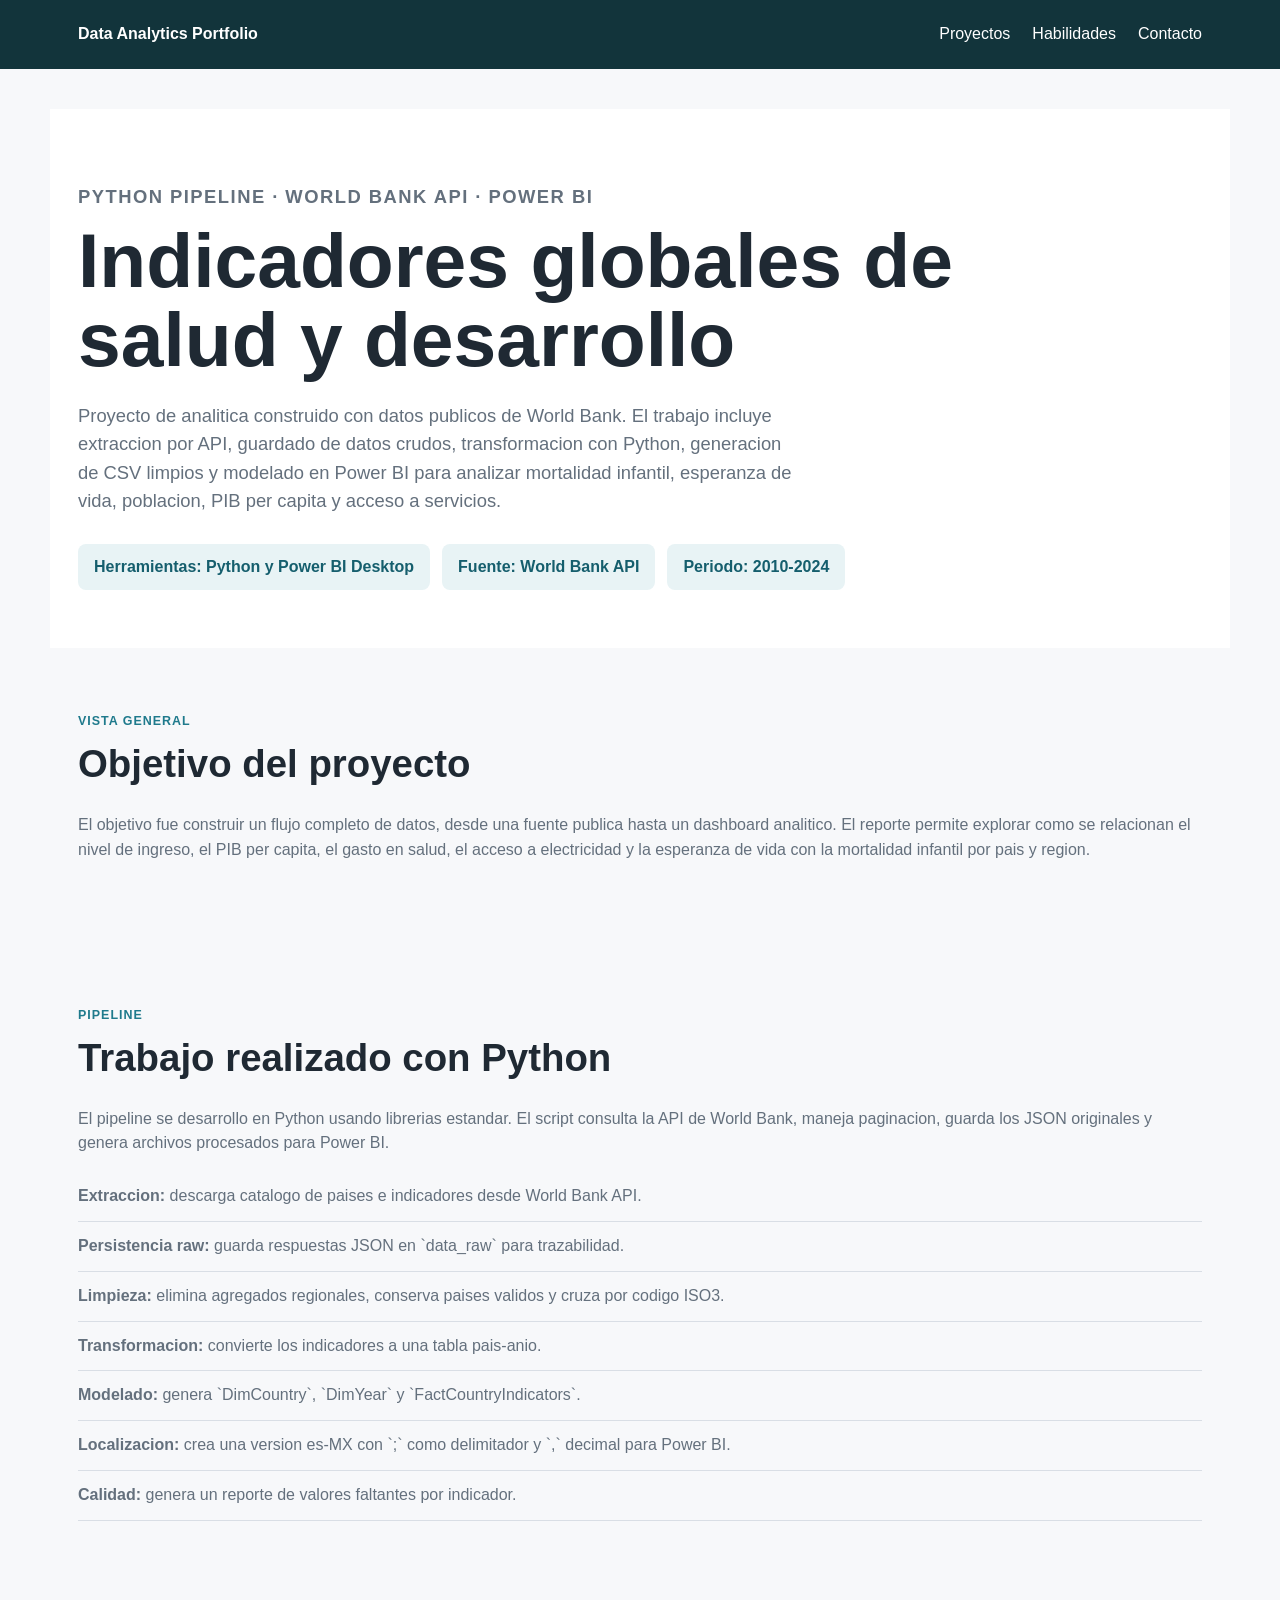
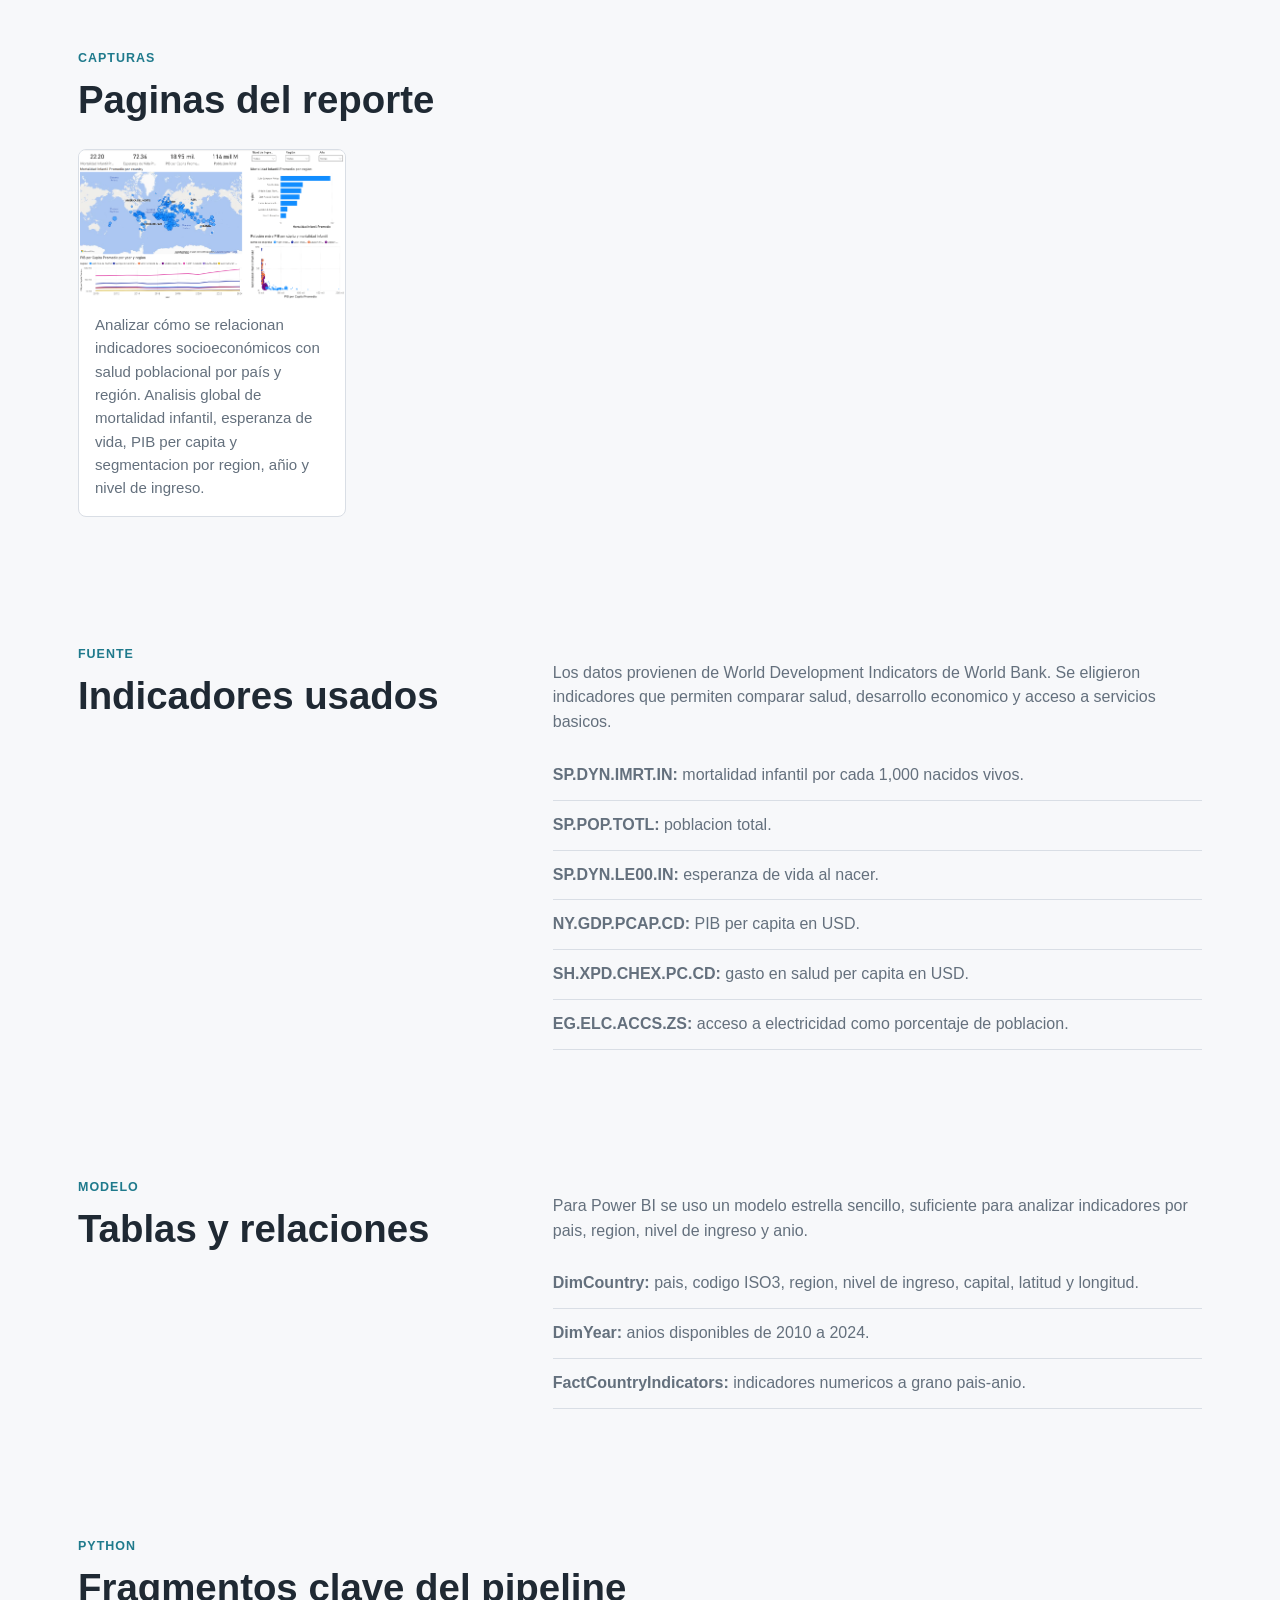
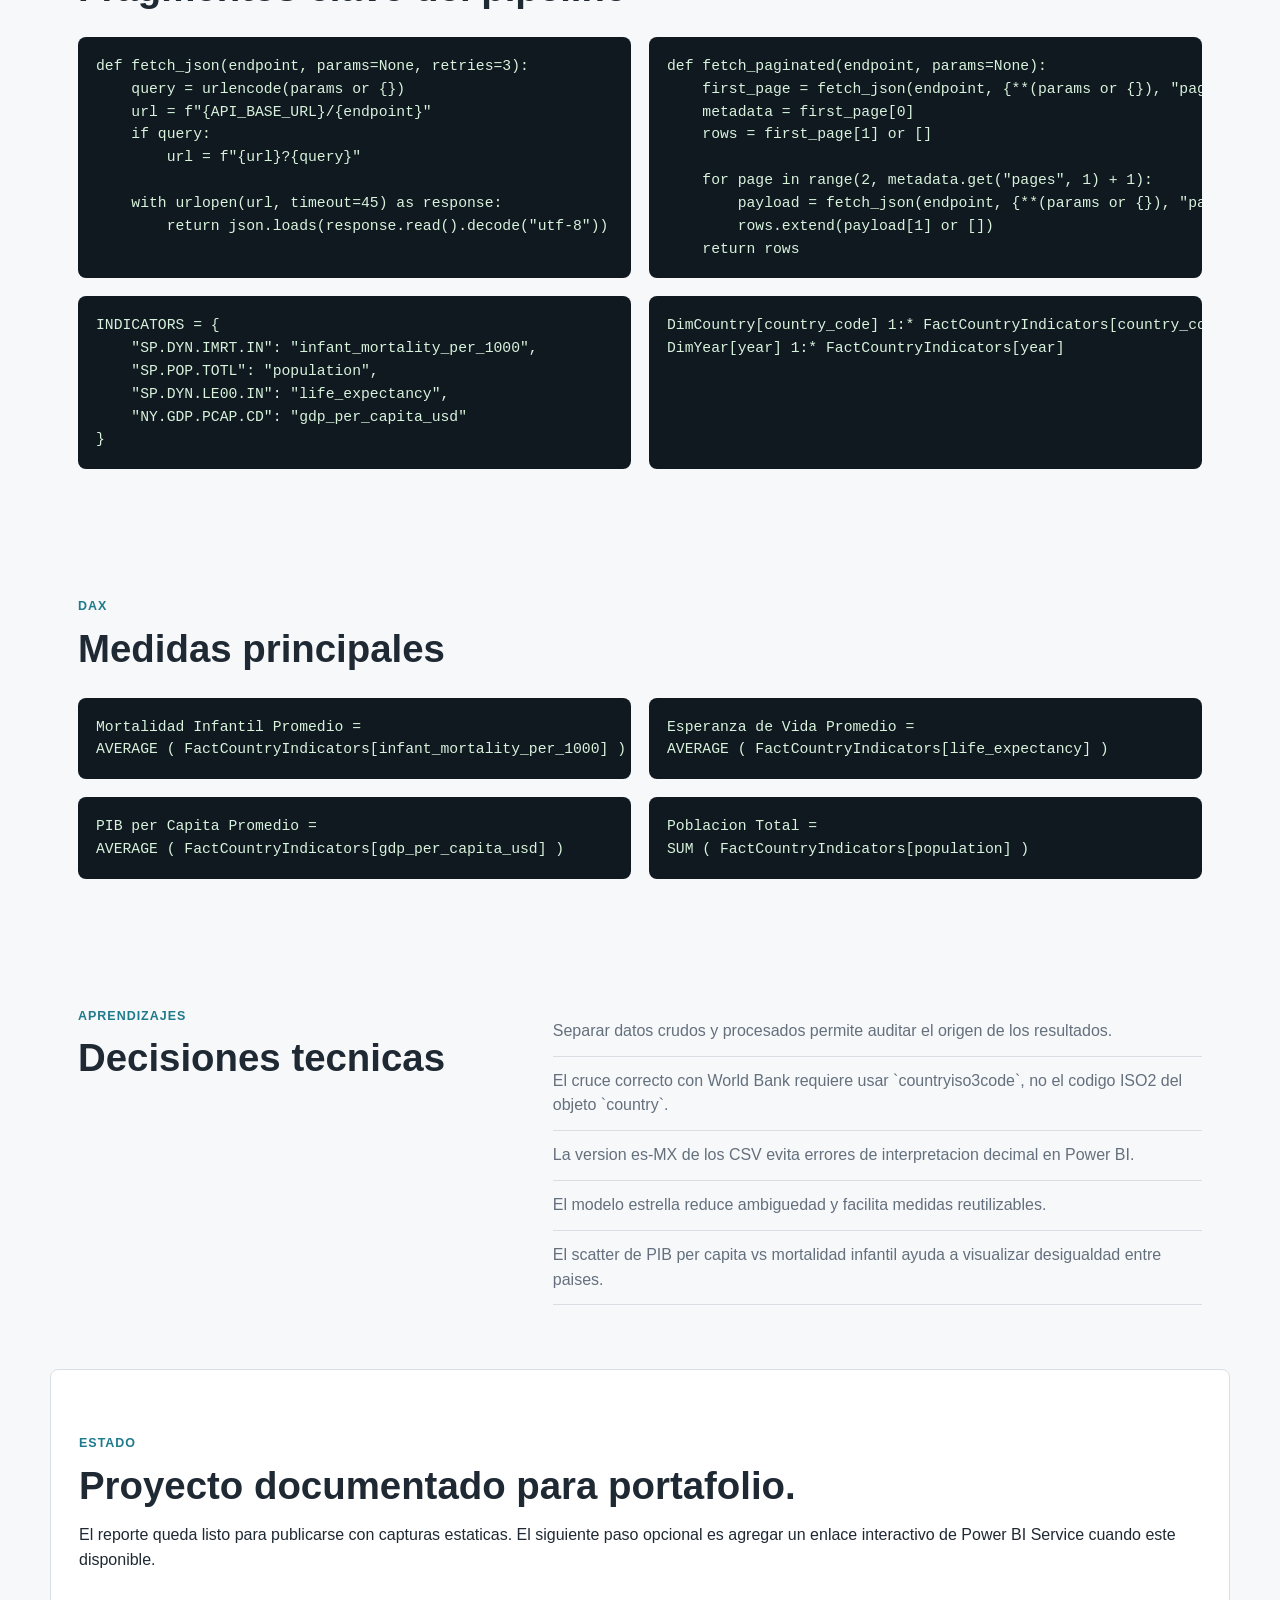
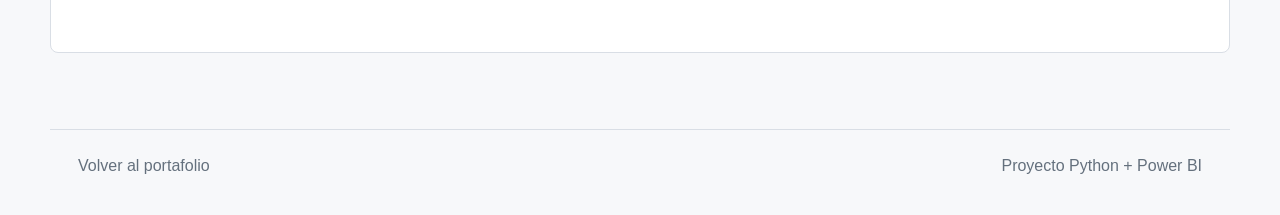
<file: projects/python-worldbank-health.html>
<!doctype html>
<html lang="es">
  <head>
    <meta charset="utf-8">
    <meta name="viewport" content="width=device-width, initial-scale=1">
    <title>Proyecto Power BI | Indicadores Globales de Salud</title>
    <link rel="stylesheet" href="../styles.css">
  </head>
  <body>
    <header class="site-header compact">
      <nav class="nav">
        <a class="brand" href="../index.html">Data Analytics Portfolio</a>
        <div class="nav-links">
          <a href="../index.html#proyectos">Proyectos</a>
          <a href="../index.html#habilidades">Habilidades</a>
          <a href="../index.html#contacto">Contacto</a>
        </div>
      </nav>
    </header>

    <main class="case-study">
      <section class="case-hero">
        <p class="eyebrow">Python pipeline · World Bank API · Power BI</p>
        <h1>Indicadores globales de salud y desarrollo</h1>
        <p>
          Proyecto de analitica construido con datos publicos de World Bank. El trabajo
          incluye extraccion por API, guardado de datos crudos, transformacion con Python,
          generacion de CSV limpios y modelado en Power BI para analizar mortalidad
          infantil, esperanza de vida, poblacion, PIB per capita y acceso a servicios.
        </p>
        <div class="case-meta">
          <span>Herramientas: Python y Power BI Desktop</span>
          <span>Fuente: World Bank API</span>
          <span>Periodo: 2010-2024</span>
        </div>
      </section>

      <section class="section">
        <div class="section-heading">
          <p class="eyebrow">Vista general</p>
          <h2>Objetivo del proyecto</h2>
        </div>
        <p class="wide-text">
          El objetivo fue construir un flujo completo de datos, desde una fuente publica
          hasta un dashboard analitico. El reporte permite explorar como se relacionan el
          nivel de ingreso, el PIB per capita, el gasto en salud, el acceso a electricidad
          y la esperanza de vida con la mortalidad infantil por pais y region.
        </p>
      </section>

      <section class="section">
        <div class="section-heading">
          <p class="eyebrow">Pipeline</p>
          <h2>Trabajo realizado con Python</h2>
        </div>
        <div class="content-list">
          <p>
            El pipeline se desarrollo en Python usando librerias estandar. El script
            consulta la API de World Bank, maneja paginacion, guarda los JSON originales
            y genera archivos procesados para Power BI.
          </p>
          <ul>
            <li><strong>Extraccion:</strong> descarga catalogo de paises e indicadores desde World Bank API.</li>
            <li><strong>Persistencia raw:</strong> guarda respuestas JSON en `data_raw` para trazabilidad.</li>
            <li><strong>Limpieza:</strong> elimina agregados regionales, conserva paises validos y cruza por codigo ISO3.</li>
            <li><strong>Transformacion:</strong> convierte los indicadores a una tabla pais-anio.</li>
            <li><strong>Modelado:</strong> genera `DimCountry`, `DimYear` y `FactCountryIndicators`.</li>
            <li><strong>Localizacion:</strong> crea una version es-MX con `;` como delimitador y `,` decimal para Power BI.</li>
            <li><strong>Calidad:</strong> genera un reporte de valores faltantes por indicador.</li>
          </ul>
        </div>
      </section>

      <section class="section">
        <div class="section-heading">
          <p class="eyebrow">Capturas</p>
          <h2>Paginas del reporte</h2>
        </div>
        <div class="screenshot-grid">
          <figure class="screenshot-card">
            <img src="../assets/img/powerbi-PIB_MortalidadIn.png" alt="Dashboard de indicadores globales de salud">
            <figcaption>
              Analizar cómo se relacionan indicadores socioeconómicos con salud poblacional por país y región. Analisis global de mortalidad infantil, esperanza de vida, PIB per capita
              y segmentacion por region, añio y nivel de ingreso.
            </figcaption>
          </figure>
          
        </div>
      </section>

      <section class="section split">
        <div>
          <p class="eyebrow">Fuente</p>
          <h2>Indicadores usados</h2>
        </div>
        <div class="content-list">
          <p>
            Los datos provienen de World Development Indicators de World Bank. Se
            eligieron indicadores que permiten comparar salud, desarrollo economico y
            acceso a servicios basicos.
          </p>
          <ul>
            <li><strong>SP.DYN.IMRT.IN:</strong> mortalidad infantil por cada 1,000 nacidos vivos.</li>
            <li><strong>SP.POP.TOTL:</strong> poblacion total.</li>
            <li><strong>SP.DYN.LE00.IN:</strong> esperanza de vida al nacer.</li>
            <li><strong>NY.GDP.PCAP.CD:</strong> PIB per capita en USD.</li>
            <li><strong>SH.XPD.CHEX.PC.CD:</strong> gasto en salud per capita en USD.</li>
            <li><strong>EG.ELC.ACCS.ZS:</strong> acceso a electricidad como porcentaje de poblacion.</li>
          </ul>
        </div>
      </section>

      <section class="section split">
        <div>
          <p class="eyebrow">Modelo</p>
          <h2>Tablas y relaciones</h2>
        </div>
        <div class="content-list">
          <p>
            Para Power BI se uso un modelo estrella sencillo, suficiente para analizar
            indicadores por pais, region, nivel de ingreso y anio.
          </p>
          <ul>
            <li><strong>DimCountry:</strong> pais, codigo ISO3, region, nivel de ingreso, capital, latitud y longitud.</li>
            <li><strong>DimYear:</strong> anios disponibles de 2010 a 2024.</li>
            <li><strong>FactCountryIndicators:</strong> indicadores numericos a grano pais-anio.</li>
          </ul>
        </div>
      </section>

      <section class="section">
        <div class="section-heading">
          <p class="eyebrow">Python</p>
          <h2>Fragmentos clave del pipeline</h2>
        </div>
        <div class="code-grid">
          <pre><code>def fetch_json(endpoint, params=None, retries=3):
    query = urlencode(params or {})
    url = f"{API_BASE_URL}/{endpoint}"
    if query:
        url = f"{url}?{query}"

    with urlopen(url, timeout=45) as response:
        return json.loads(response.read().decode("utf-8"))</code></pre>
          <pre><code>def fetch_paginated(endpoint, params=None):
    first_page = fetch_json(endpoint, {**(params or {}), "page": 1})
    metadata = first_page[0]
    rows = first_page[1] or []

    for page in range(2, metadata.get("pages", 1) + 1):
        payload = fetch_json(endpoint, {**(params or {}), "page": page})
        rows.extend(payload[1] or [])
    return rows</code></pre>
          <pre><code>INDICATORS = {
    "SP.DYN.IMRT.IN": "infant_mortality_per_1000",
    "SP.POP.TOTL": "population",
    "SP.DYN.LE00.IN": "life_expectancy",
    "NY.GDP.PCAP.CD": "gdp_per_capita_usd"
}</code></pre>
          <pre><code>DimCountry[country_code] 1:* FactCountryIndicators[country_code]
DimYear[year] 1:* FactCountryIndicators[year]</code></pre>
        </div>
      </section>

      <section class="section">
        <div class="section-heading">
          <p class="eyebrow">DAX</p>
          <h2>Medidas principales</h2>
        </div>
        <div class="code-grid">
          <pre><code>Mortalidad Infantil Promedio =
AVERAGE ( FactCountryIndicators[infant_mortality_per_1000] )</code></pre>
          <pre><code>Esperanza de Vida Promedio =
AVERAGE ( FactCountryIndicators[life_expectancy] )</code></pre>
          <pre><code>PIB per Capita Promedio =
AVERAGE ( FactCountryIndicators[gdp_per_capita_usd] )</code></pre>
          <pre><code>Poblacion Total =
SUM ( FactCountryIndicators[population] )</code></pre>
        </div>
      </section>

      <section class="section split">
        <div>
          <p class="eyebrow">Aprendizajes</p>
          <h2>Decisiones tecnicas</h2>
        </div>
        <div class="content-list">
          <ul>
            <li>Separar datos crudos y procesados permite auditar el origen de los resultados.</li>
            <li>El cruce correcto con World Bank requiere usar `countryiso3code`, no el codigo ISO2 del objeto `country`.</li>
            <li>La version es-MX de los CSV evita errores de interpretacion decimal en Power BI.</li>
            <li>El modelo estrella reduce ambiguedad y facilita medidas reutilizables.</li>
            <li>El scatter de PIB per capita vs mortalidad infantil ayuda a visualizar desigualdad entre paises.</li>
          </ul>
        </div>
      </section>

      <section class="section contact">
        <p class="eyebrow">Estado</p>
        <h2>Proyecto documentado para portafolio.</h2>
        <p>
          El reporte queda listo para publicarse con capturas estaticas. El siguiente
          paso opcional es agregar un enlace interactivo de Power BI Service cuando
          este disponible.
        </p>
      </section>
    </main>

    <footer class="footer">
      <span><a href="../index.html">Volver al portafolio</a></span>
      <span>Proyecto Python + Power BI</span>
    </footer>
  </body>
</html>
</file>
<file: styles.css>
:root {
  --bg: #f7f8fa;
  --panel: #ffffff;
  --ink: #1f2933;
  --muted: #64707d;
  --line: #d9dee5;
  --accent: #1f7a8c;
  --accent-dark: #155e6d;
  --soft: #e8f3f5;
  --shadow: 0 18px 45px rgba(31, 41, 51, 0.08);
}

* {
  box-sizing: border-box;
}

body {
  margin: 0;
  background: var(--bg);
  color: var(--ink);
  font-family: "Segoe UI", Arial, sans-serif;
  line-height: 1.55;
}

a {
  color: inherit;
}

.site-header {
  background: linear-gradient(135deg, #12343b 0%, #1f7a8c 100%);
  color: #fff;
}

.site-header.compact {
  background: #12343b;
}

.nav {
  align-items: center;
  display: flex;
  justify-content: space-between;
  margin: 0 auto;
  max-width: 1180px;
  padding: 22px 28px;
}

.brand {
  font-weight: 700;
  text-decoration: none;
}

.nav-links {
  display: flex;
  gap: 22px;
}

.nav-links a,
.footer a {
  text-decoration: none;
}

.nav-links a:hover,
.footer a:hover,
.text-link:hover {
  text-decoration: underline;
}

.hero,
.case-hero {
  margin: 0 auto;
  max-width: 1180px;
  padding: 74px 28px 92px;
}

.hero h1,
.case-hero h1 {
  font-size: clamp(2.4rem, 6vw, 4.8rem);
  line-height: 1.03;
  margin: 0 0 22px;
  max-width: 920px;
}

.hero-copy,
.case-hero p {
  color: rgba(255, 255, 255, 0.82);
  font-size: 1.15rem;
  max-width: 720px;
}

.case-hero {
  background: var(--panel);
  color: var(--ink);
  margin-top: 40px;
  padding-bottom: 58px;
}

.case-hero p {
  color: var(--muted);
}

.eyebrow {
  color: var(--accent);
  font-size: 0.78rem;
  font-weight: 800;
  letter-spacing: 0.08em;
  margin: 0 0 10px;
  text-transform: uppercase;
}

.site-header .eyebrow {
  color: #bfe9ef;
}

.hero-actions,
.contact-links,
.case-meta {
  display: flex;
  flex-wrap: wrap;
  gap: 12px;
  margin-top: 28px;
}

.button,
.contact-links a,
.case-meta span {
  border-radius: 8px;
  display: inline-flex;
  font-weight: 700;
  padding: 11px 16px;
  text-decoration: none;
}

.button.primary {
  background: #fff;
  color: #12343b;
}

.button.secondary {
  border: 1px solid rgba(255, 255, 255, 0.45);
  color: #fff;
}

.section,
.case-study {
  margin: 0 auto;
  max-width: 1180px;
}

.section {
  padding: 64px 28px;
}

.section-heading {
  margin-bottom: 28px;
}

.section h2 {
  font-size: clamp(1.7rem, 3vw, 2.45rem);
  line-height: 1.12;
  margin: 0;
}

.project-grid {
  display: grid;
  gap: 24px;
  grid-template-columns: repeat(2, minmax(0, 1fr));
}

.project-card {
  background: var(--panel);
  border: 1px solid var(--line);
  border-radius: 8px;
  box-shadow: var(--shadow);
  overflow: hidden;
}

.project-card.muted {
  box-shadow: none;
}

.project-preview {
  align-items: center;
  background:
    linear-gradient(135deg, rgba(31, 122, 140, 0.78), rgba(18, 52, 59, 0.92)),
    repeating-linear-gradient(90deg, transparent 0 38px, rgba(255, 255, 255, 0.15) 38px 39px);
  color: #fff;
  display: flex;
  font-size: 1.6rem;
  font-weight: 800;
  height: 190px;
  justify-content: center;
}

.project-content {
  padding: 26px;
}

.project-type {
  color: var(--accent);
  font-size: 0.85rem;
  font-weight: 800;
  margin: 0 0 8px;
  text-transform: uppercase;
}

.project-content h3 {
  font-size: 1.45rem;
  margin: 0 0 10px;
}

.project-content p,
.wide-text,
.content-list {
  color: var(--muted);
}

.tag-list,
.skills,
.content-list ul {
  list-style: none;
  margin: 0;
  padding: 0;
}

.tag-list {
  display: flex;
  flex-wrap: wrap;
  gap: 8px;
  margin: 20px 0;
}

.tag-list li,
.skills span {
  background: var(--soft);
  border: 1px solid #cce3e8;
  border-radius: 999px;
  color: var(--accent-dark);
  font-size: 0.88rem;
  font-weight: 700;
  padding: 7px 11px;
}

.text-link {
  color: var(--accent-dark);
  font-weight: 800;
  text-decoration: none;
}

.split {
  display: grid;
  gap: 42px;
  grid-template-columns: 0.8fr 1.2fr;
}

.skills {
  display: flex;
  flex-wrap: wrap;
  gap: 10px;
}

.contact {
  background: var(--panel);
  border: 1px solid var(--line);
  border-radius: 8px;
  margin-bottom: 42px;
}

.contact-links a {
  background: var(--accent);
  color: #fff;
}

.footer {
  align-items: center;
  border-top: 1px solid var(--line);
  color: var(--muted);
  display: flex;
  justify-content: space-between;
  margin: 0 auto;
  max-width: 1180px;
  padding: 24px 28px 36px;
}

.case-study {
  padding: 0 0 34px;
}

.case-meta span {
  background: var(--soft);
  color: var(--accent-dark);
}

.screenshot-grid {
  display: grid;
  gap: 18px;
  grid-template-columns: repeat(4, minmax(0, 1fr));
}

.screenshot-placeholder {
  background: var(--panel);
  border: 1px solid var(--line);
  border-radius: 8px;
  margin: 0;
  min-height: 220px;
  padding: 18px;
}

.screenshot-placeholder span {
  align-items: center;
  background: linear-gradient(135deg, #dceff3, #ffffff);
  border: 1px solid #cce3e8;
  border-radius: 6px;
  color: var(--accent-dark);
  display: flex;
  font-size: 1.2rem;
  font-weight: 800;
  height: 130px;
  justify-content: center;
  margin-bottom: 14px;
}

.screenshot-placeholder figcaption {
  color: var(--muted);
  font-size: 0.94rem;
}

.content-list li {
  border-bottom: 1px solid var(--line);
  padding: 12px 0;
}

.code-grid {
  display: grid;
  gap: 18px;
  grid-template-columns: repeat(2, minmax(0, 1fr));
}

pre {
  background: #101820;
  border-radius: 8px;
  color: #d8f3dc;
  margin: 0;
  overflow: auto;
  padding: 18px;
}

code {
  font-family: Consolas, "Courier New", monospace;
  font-size: 0.92rem;
}

@media (max-width: 850px) {
  .nav,
  .footer,
  .split {
    display: block;
  }

  .nav-links {
    margin-top: 16px;
  }

  .project-grid,
  .screenshot-grid,
  .code-grid {
    grid-template-columns: 1fr;
  }

  .hero,
  .case-hero,
  .section {
    padding-left: 20px;
    padding-right: 20px;
  }

  .footer span {
    display: block;
    margin-top: 8px;
  }
}

.screenshot-card {
  background: var(--panel);
  border: 1px solid var(--line);
  border-radius: 8px;
  margin: 0;
  overflow: hidden;
}

.screenshot-card img {
  display: block;
  width: 100%;
  height: auto;
}

.screenshot-card figcaption {
  color: var(--muted);
  font-size: 0.94rem;
  padding: 14px 16px 16px;
}
</file>
